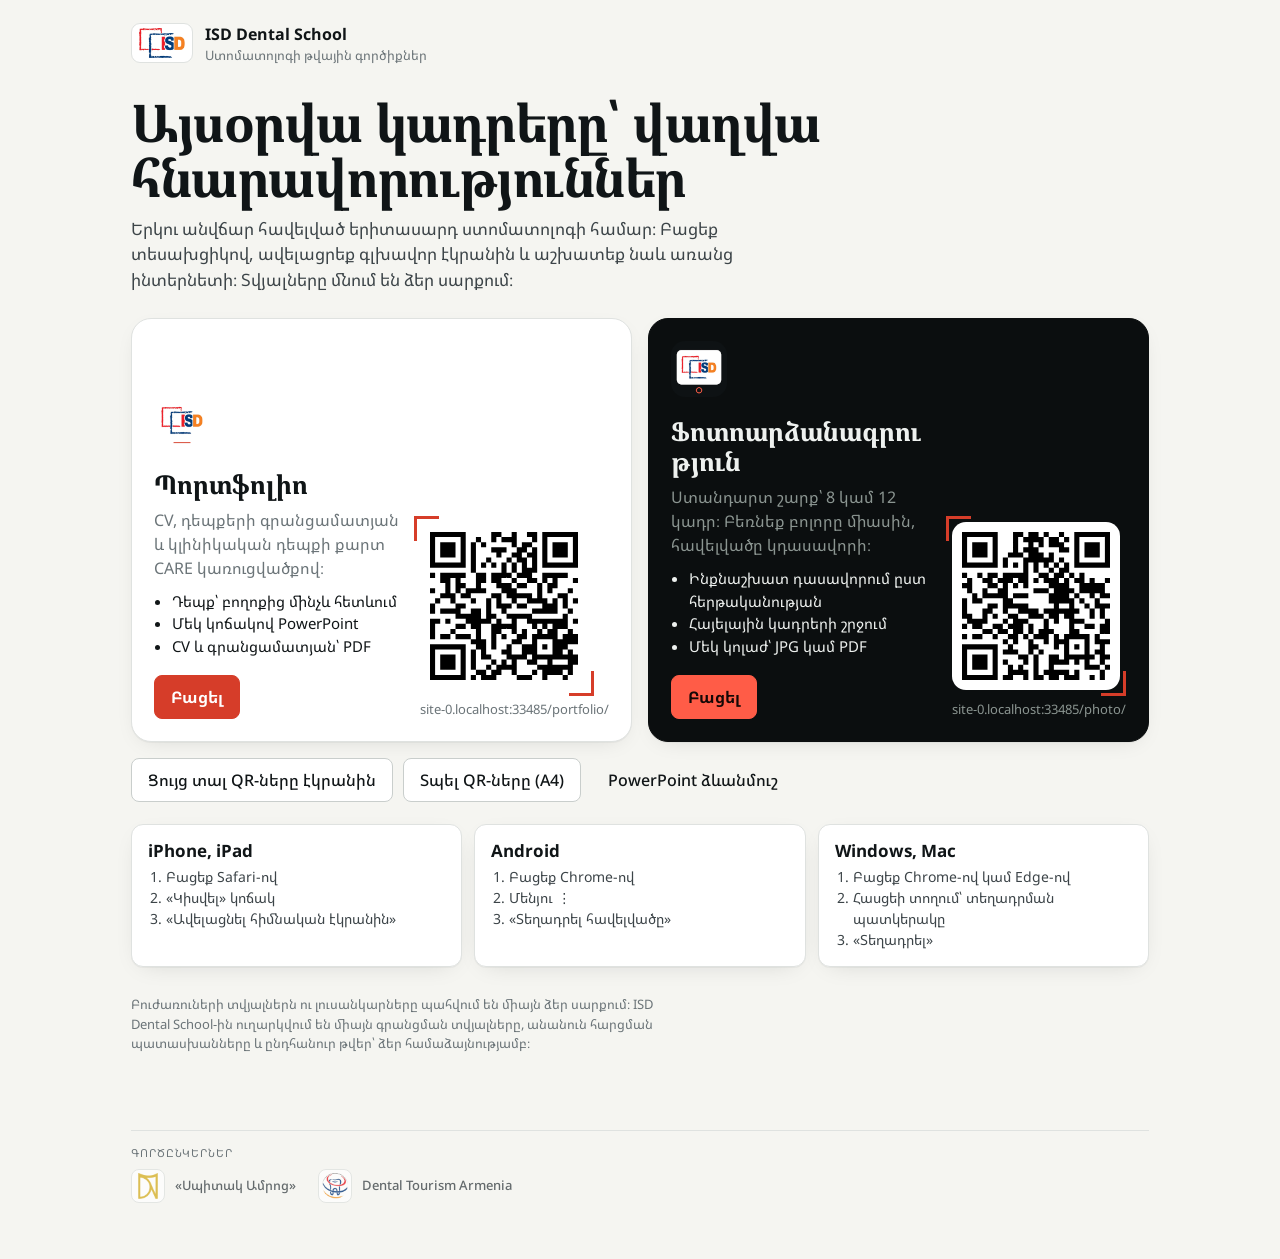
<file: index.html>
<!DOCTYPE html>
<html lang="hy">
<head>
<meta charset="utf-8">
<meta name="viewport" content="width=device-width,initial-scale=1,viewport-fit=cover">
<title>ISD Dental School · Հավելվածներ</title>
<meta name="theme-color" content="#f5f5f1">
<meta name="description" content="Ստոմատոլոգի պորտֆոլիո և կլինիկական լուսանկարչության հավելվածներ — ISD Dental School">
<link rel="icon" href="assets/icons/portfolio-192.png">
<link rel="apple-touch-icon" href="assets/icons/portfolio-180.png">
<link rel="stylesheet" href="assets/css/base.css">
<style>
/*
VOICE: a clinic's front desk — calm, exact, two clear doors.
IDEA: two instruments on a tray: the record book (porcelain) and the camera (black contrastor).
PICTURE: the two app cards with live QR codes are the picture; scan from the screen or the projector.
COLOUR/TYPE: porcelain ground, ink, coral flash; Noto Serif Armenian titles, Noto Sans Armenian body.
LAYOUT: title band, two equal doors side by side, install help below; stacks under 760px.
*/
.wrap{max-width:1120px;margin:0 auto;padding:calc(22px + var(--safe-t)) max(16px,4vw) 48px}
.head{display:flex;align-items:center;gap:12px;margin-bottom:28px}
.head b{font-weight:700}
.head small{display:block;color:var(--ink-3);font-size:13px}
.title{max-width:780px;margin-bottom:26px}
.title h1{font-size:clamp(32px,5.6vw,52px)}
.title p{font-size:17px;color:var(--ink-2);margin-top:12px;max-width:62ch}
.doors{display:grid;grid-template-columns:repeat(2,minmax(0,1fr));gap:16px}
.door{border-radius:20px;padding:22px;display:grid;grid-template-columns:minmax(0,1fr) auto;gap:18px;align-items:end;border:1px solid var(--line);background:var(--card);box-shadow:var(--shadow)}
.door.dk{background:#0b0e0f;color:#eef1ef;border-color:#0b0e0f}
.door.dk .muted{color:#8b9591}
.door h2{font-size:26px;margin:14px 0 8px}
.door ul{margin:10px 0 18px;padding-left:18px;font-size:15px;line-height:1.5}
.door .ico{width:56px;height:56px;border-radius:14px}
.qr{width:168px;aspect-ratio:1;background:#fff;border-radius:14px;padding:10px;display:grid;place-items:center;position:relative}
.qr svg{width:100%;height:100%}
.qr::before,.qr::after{content:"";position:absolute;width:22px;height:22px;border:3px solid var(--accent)}
.qr::before{top:-6px;left:-6px;border-right:0;border-bottom:0}
.qr::after{bottom:-6px;right:-6px;border-left:0;border-top:0}
.door .row .btn{min-height:44px}
.door.dk .btn{background:#151a1c;border-color:#323b3f;color:#eef1ef}
.door.dk .btn.primary{background:#ff5c47;border-color:#ff5c47;color:#140806}
.url{font-size:13px;word-break:break-all;margin-top:10px}
@media(max-width:860px){.doors{grid-template-columns:1fr}}
@media(max-width:520px){.door{grid-template-columns:1fr}.qr{width:150px}}
.install{display:grid;grid-template-columns:repeat(3,minmax(0,1fr));gap:12px;margin-top:22px}
.install .card h3{margin-bottom:6px}
.install ol{margin:6px 0 0;padding-left:18px;font-size:14px;color:var(--ink-2)}
@media(max-width:760px){.install{grid-template-columns:1fr}}
.foot{margin-top:28px;font-size:13px;color:var(--ink-3);max-width:80ch}
/* projector mode */
.proj{position:fixed;inset:0;z-index:90;background:#0b0e0f;color:#eef1ef;display:grid;grid-template-columns:repeat(2,minmax(0,1fr));gap:4vw;padding:5vw;align-items:center}
.proj .qr{width:min(34vw,62vh);padding:2vw}
.proj h2{font-size:clamp(28px,3.6vw,60px);margin-top:3vh}
.proj p{color:#8b9591;font-size:clamp(16px,1.6vw,26px);margin-top:1vh}
.proj .x{position:absolute;top:20px;right:20px}
.proj>div{display:flex;flex-direction:column;align-items:center;text-align:center}
#printqr{display:none}
@media print{
  .wrap{display:none}
  #printqr{display:grid!important;grid-template-rows:1fr 1fr;height:260mm;gap:10mm}
  #printqr>div{display:grid;grid-template-columns:90mm 1fr;gap:10mm;align-items:center;border:1px solid #ccc;border-radius:6mm;padding:10mm}
  #printqr h2{font:700 24pt var(--serif)}
  #printqr p{font-size:12pt;color:#444;margin-top:4mm}
  #printqr .qr{width:90mm;padding:0}
}
</style>
</head>
<body>
<div class="wrap">
  <header class="head"><span id="mark"></span><span><b>ISD Dental School</b><small>Ստոմատոլոգի թվային գործիքներ</small></span></header>
  <section class="title">
    <h1>Այսօրվա կադրերը՝ վաղվա հնարավորություններ</h1>
    <p>Երկու անվճար հավելված երիտասարդ ստոմատոլոգի համար։ Բացեք տեսախցիկով, ավելացրեք գլխավոր էկրանին և աշխատեք նաև առանց ինտերնետի։ Տվյալները մնում են ձեր սարքում։</p>
  </section>
  <section class="doors">
    <article class="door">
      <div>
        <img class="ico" src="assets/icons/portfolio-192.png" alt="">
        <h2>Պորտֆոլիո</h2>
        <p class="muted">CV, դեպքերի գրանցամատյան և կլինիկական դեպքի քարտ CARE կառուցվածքով։</p>
        <ul><li>Դեպք՝ բողոքից մինչև հետևում</li><li>Մեկ կոճակով PowerPoint</li><li>CV և գրանցամատյան՝ PDF</li></ul>
        <div class="row"><a class="btn primary" href="portfolio/">Բացել</a></div>
      </div>
      <div><div class="qr" id="qr-portfolio"></div><div class="url muted" id="u-portfolio"></div></div>
    </article>
    <article class="door dk">
      <div>
        <img class="ico" src="assets/icons/photo-192.png" alt="">
        <h2>Ֆոտոարձանագրություն</h2>
        <p class="muted">Ստանդարտ շարք՝ 8 կամ 12 կադր։ Բեռնեք բոլորը միասին, հավելվածը կդասավորի։</p>
        <ul><li>Ինքնաշխատ դասավորում ըստ հերթականության</li><li>Հայելային կադրերի շրջում</li><li>Մեկ կոլաժ՝ JPG կամ PDF</li></ul>
        <div class="row"><a class="btn primary" href="photo/">Բացել</a></div>
      </div>
      <div><div class="qr" id="qr-photo"></div><div class="url muted" id="u-photo"></div></div>
    </article>
  </section>
  <div class="row" style="margin-top:16px">
    <button class="btn" id="proj">Ցույց տալ QR-ները էկրանին</button>
    <button class="btn" id="prt">Տպել QR-ները (A4)</button>
    <a class="btn ghost" href="assets/ISD_Case_Presentation_Template.pptx" download>PowerPoint ձևանմուշ</a>
  </div>
  <section class="install">
    <div class="card"><h3>iPhone, iPad</h3><ol><li>Բացեք Safari-ով</li><li>«Կիսվել» կոճակ</li><li>«Ավելացնել հիմնական էկրանին»</li></ol></div>
    <div class="card"><h3>Android</h3><ol><li>Բացեք Chrome-ով</li><li>Մենյու ⋮</li><li>«Տեղադրել հավելվածը»</li></ol></div>
    <div class="card"><h3>Windows, Mac</h3><ol><li>Բացեք Chrome-ով կամ Edge-ով</li><li>Հասցեի տողում՝ տեղադրման պատկերակը</li><li>«Տեղադրել»</li></ol></div>
  </section>
  <p class="foot">Բուժառուների տվյալներն ու լուսանկարները պահվում են միայն ձեր սարքում։ ISD Dental School-ին ուղարկվում են միայն գրանցման տվյալները, անանուն հարցման պատասխանները և ընդհանուր թվեր՝ ձեր համաձայնությամբ։</p>
</div>
<div id="partners-slot" class="wrap" style="padding-top:0"></div>
<div id="printqr"></div>
<script src="assets/js/core.js"></script>
<script src="assets/vendor/qrcode.js"></script>
<script>
{
  document.getElementById("mark").innerHTML = ISD.mark(false);
  document.getElementById("partners-slot").innerHTML = ISD.partners(false);
  const base = location.href.replace(/[#?].*$/, "").replace(/index\.html$/, "");
  const urls = { portfolio: base + "portfolio/", photo: base + "photo/" };
  function svgQR(text) {
    const q = qrcode(0, "M"); q.addData(text); q.make();
    return q.createSvgTag({ cellSize: 4, margin: 0, scalable: true });
  }
  for (const k in urls) {
    document.getElementById("qr-" + k).innerHTML = svgQR(urls[k]);
    document.getElementById("u-" + k).textContent = urls[k].replace(/^https?:\/\//, "");
  }
  document.getElementById("proj").onclick = () => {
    const d = document.createElement("div"); d.className = "proj";
    d.innerHTML = '<button class="btn x" aria-label="Փակել">Փակել</button>' +
      '<div><div class="qr">' + svgQR(urls.portfolio) + '</div><h2>Պորտֆոլիո</h2><p>CV · դեպքեր · PowerPoint</p></div>' +
      '<div><div class="qr">' + svgQR(urls.photo) + '</div><h2>Ֆոտոարձանագրություն</h2><p>Ստանդարտ շարք · կոլաժ</p></div>';
    document.body.appendChild(d);
    d.querySelector(".x").onclick = () => d.remove();
    addEventListener("keydown", function esc(e) { if (e.key === "Escape") { d.remove(); removeEventListener("keydown", esc); } });
    if (d.requestFullscreen) d.requestFullscreen().catch(() => {});
  };
  document.getElementById("prt").onclick = () => {
    document.getElementById("printqr").innerHTML =
      '<div><div class="qr">' + svgQR(urls.portfolio) + '</div><div><h2>Պորտֆոլիո</h2><p>CV, դեպքերի գրանցամատյան, կլինիկական դեպքի ներկայացում PowerPoint-ով։</p><p>' + ISD.esc(urls.portfolio) + '</p><p>ISD Dental School</p></div></div>' +
      '<div><div class="qr">' + svgQR(urls.photo) + '</div><div><h2>Ֆոտոարձանագրություն</h2><p>Ստանդարտ լուսանկարների շարք, ինքնաշխատ դասավորում և կոլաժ։</p><p>' + ISD.esc(urls.photo) + '</p><p>ISD Dental School</p></div></div>';
    setTimeout(() => print(), 50);
  };
  ISD.registerSW && "serviceWorker" in navigator && location.protocol !== "file:" && navigator.serviceWorker.register("sw.js").catch(() => {});
}
</script>
</body>
</html>
</file>
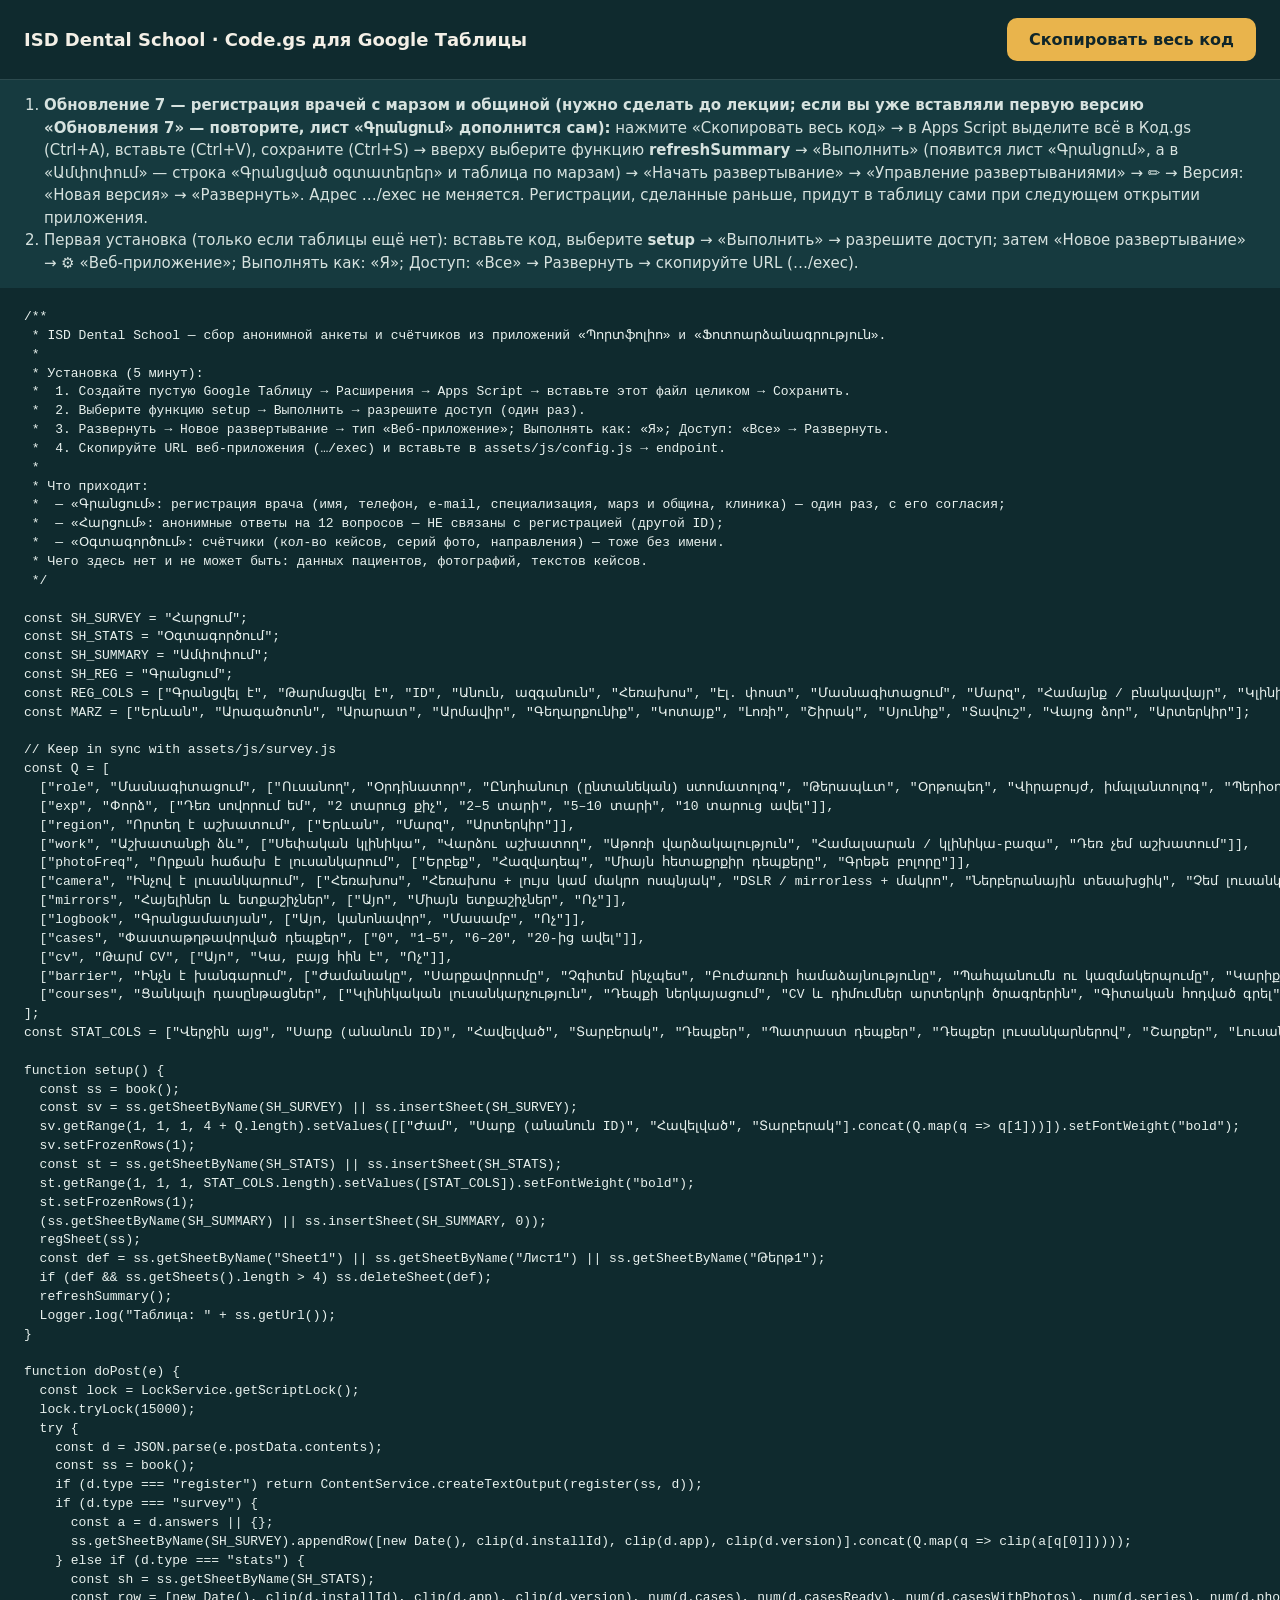
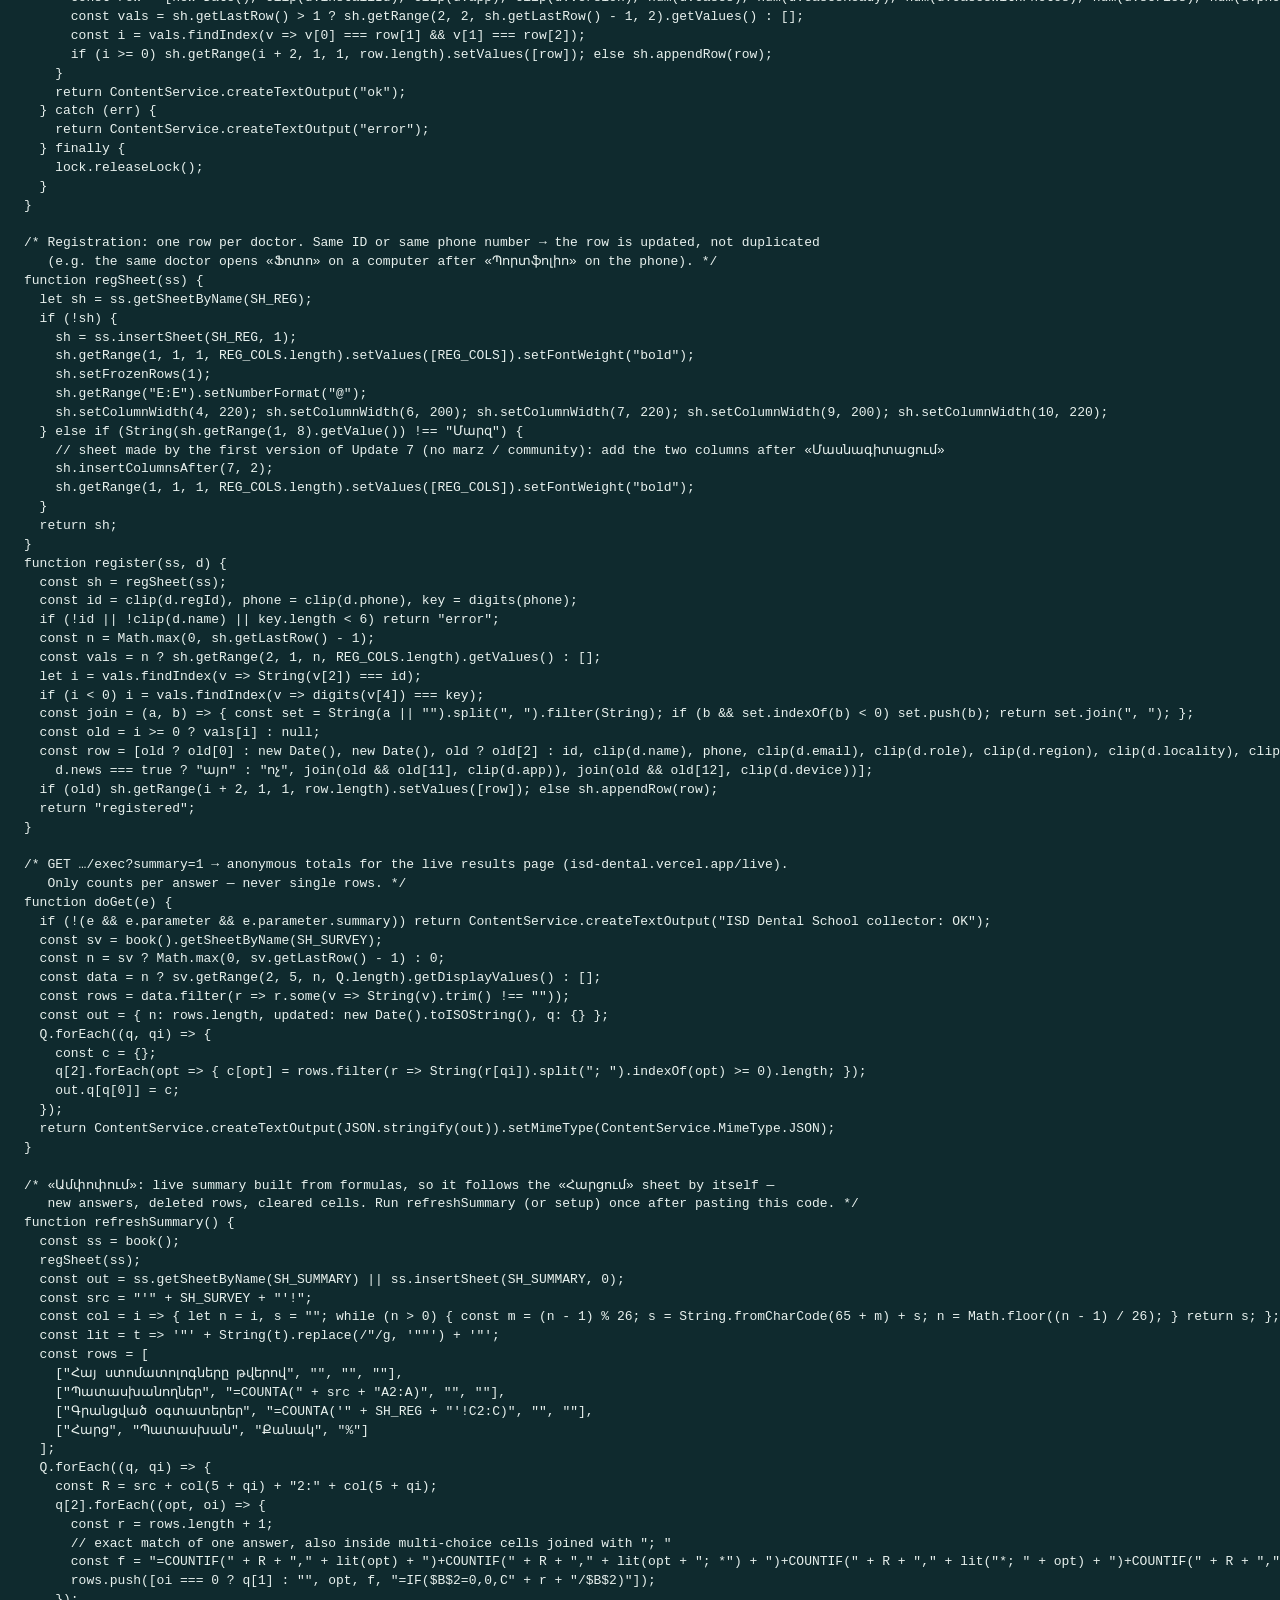
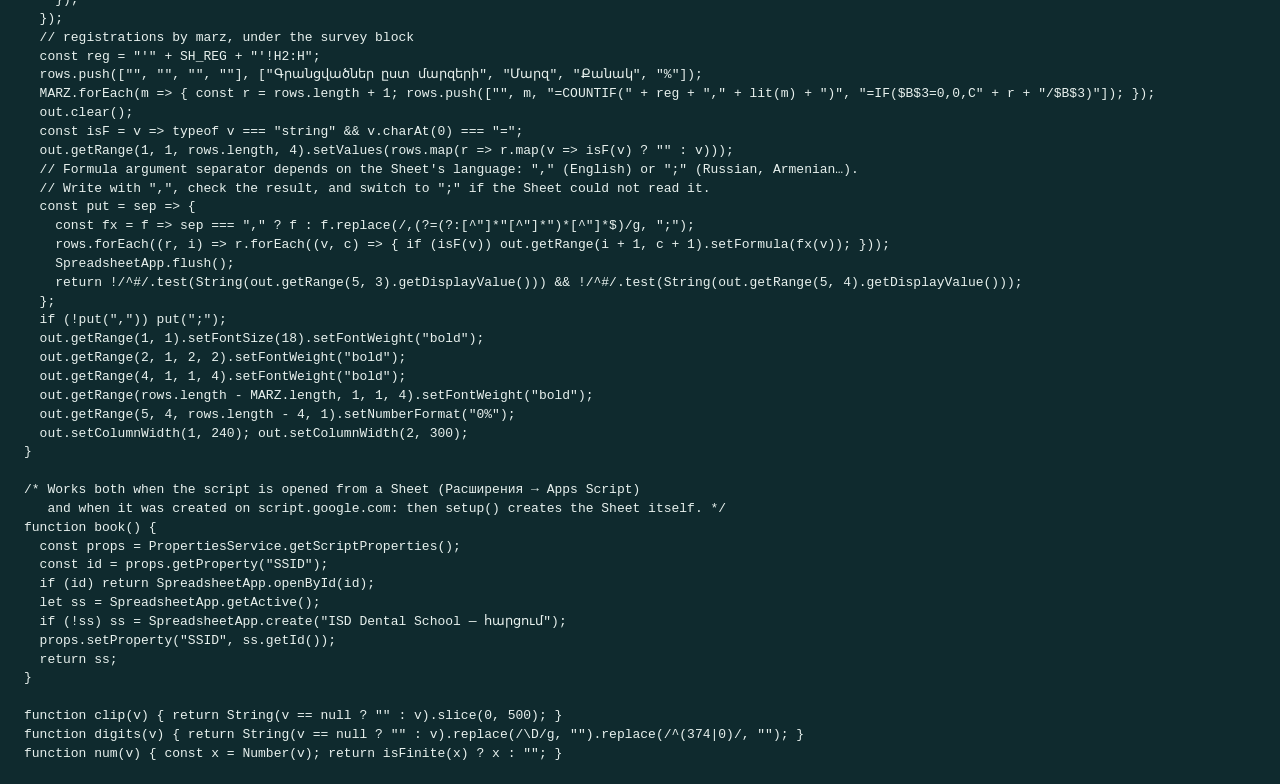
<file: gs/index.html>
<!doctype html><html lang="ru"><head><meta charset="utf-8"><meta name="viewport" content="width=device-width,initial-scale=1"><meta name="robots" content="noindex">
<title>ISD · Code.gs</title>
<style>
body{margin:0;font:15px/1.5 system-ui,Segoe UI,sans-serif;background:#0f2a2e;color:#f3efe6}
.top{position:sticky;top:0;background:#0f2a2e;padding:18px 24px;border-bottom:1px solid #2c4a4e;display:flex;gap:16px;align-items:center;flex-wrap:wrap}
h1{font-size:18px;margin:0;flex:1}
button{font:600 16px system-ui;background:#e9b44c;color:#10262a;border:0;border-radius:10px;padding:12px 22px;cursor:pointer}
ol{margin:0;padding:14px 24px 14px 44px;background:#163a3f;color:#d6e2df}
pre{margin:0;padding:20px 24px;font:13px/1.45 Consolas,monospace;white-space:pre;overflow:auto;color:#e8f1ee}
</style></head><body>
<div class="top"><h1>ISD Dental School · Code.gs для Google Таблицы</h1><button id="b">Скопировать весь код</button></div>
<ol><li><b>Обновление 7 — регистрация врачей с марзом и общиной (нужно сделать до лекции; если вы уже вставляли первую версию «Обновления 7» — повторите, лист «Գրանցում» дополнится сам):</b> нажмите «Скопировать весь код» → в Apps Script выделите всё в Код.gs (Ctrl+A), вставьте (Ctrl+V), сохраните (Ctrl+S) → вверху выберите функцию <b>refreshSummary</b> → «Выполнить» (появится лист «Գրանցում», а в «Ամփոփում» — строка «Գրանցված օգտատերեր» и таблица по марзам) → «Начать развертывание» → «Управление развертываниями» → ✏ → Версия: «Новая версия» → «Развернуть». Адрес …/exec не меняется. Регистрации, сделанные раньше, придут в таблицу сами при следующем открытии приложения.</li><li>Первая установка (только если таблицы ещё нет): вставьте код, выберите <b>setup</b> → «Выполнить» → разрешите доступ; затем «Новое развертывание» → ⚙ «Веб-приложение»; Выполнять как: «Я»; Доступ: «Все» → Развернуть → скопируйте URL (…/exec).</li></ol>
<pre id="c">/**
 * ISD Dental School — сбор анонимной анкеты и счётчиков из приложений «Պորտֆոլիո» и «Ֆոտոարձանագրություն».
 *
 * Установка (5 минут):
 *  1. Создайте пустую Google Таблицу → Расширения → Apps Script → вставьте этот файл целиком → Сохранить.
 *  2. Выберите функцию setup → Выполнить → разрешите доступ (один раз).
 *  3. Развернуть → Новое развертывание → тип «Веб-приложение»; Выполнять как: «Я»; Доступ: «Все» → Развернуть.
 *  4. Скопируйте URL веб-приложения (…/exec) и вставьте в assets/js/config.js → endpoint.
 *
 * Что приходит:
 *  — «Գրանցում»: регистрация врача (имя, телефон, e-mail, специализация, марз и община, клиника) — один раз, с его согласия;
 *  — «Հարցում»: анонимные ответы на 12 вопросов — НЕ связаны с регистрацией (другой ID);
 *  — «Օգտագործում»: счётчики (кол-во кейсов, серий фото, направления) — тоже без имени.
 * Чего здесь нет и не может быть: данных пациентов, фотографий, текстов кейсов.
 */

const SH_SURVEY = &quot;Հարցում&quot;;
const SH_STATS = &quot;Օգտագործում&quot;;
const SH_SUMMARY = &quot;Ամփոփում&quot;;
const SH_REG = &quot;Գրանցում&quot;;
const REG_COLS = [&quot;Գրանցվել է&quot;, &quot;Թարմացվել է&quot;, &quot;ID&quot;, &quot;Անուն, ազգանուն&quot;, &quot;Հեռախոս&quot;, &quot;Էլ. փոստ&quot;, &quot;Մասնագիտացում&quot;, &quot;Մարզ&quot;, &quot;Համայնք / բնակավայր&quot;, &quot;Կլինիկա / բուհ&quot;, &quot;Լուրեր դասընթացների մասին&quot;, &quot;Հավելված&quot;, &quot;Սարք&quot;];
const MARZ = [&quot;Երևան&quot;, &quot;Արագածոտն&quot;, &quot;Արարատ&quot;, &quot;Արմավիր&quot;, &quot;Գեղարքունիք&quot;, &quot;Կոտայք&quot;, &quot;Լոռի&quot;, &quot;Շիրակ&quot;, &quot;Սյունիք&quot;, &quot;Տավուշ&quot;, &quot;Վայոց ձոր&quot;, &quot;Արտերկիր&quot;];

// Keep in sync with assets/js/survey.js
const Q = [
  [&quot;role&quot;, &quot;Մասնագիտացում&quot;, [&quot;Ուսանող&quot;, &quot;Օրդինատոր&quot;, &quot;Ընդհանուր (ընտանեկան) ստոմատոլոգ&quot;, &quot;Թերապևտ&quot;, &quot;Օրթոպեդ&quot;, &quot;Վիրաբույժ, իմպլանտոլոգ&quot;, &quot;Պերիօդոնտոլոգ&quot;, &quot;Օրթոդոնտ&quot;, &quot;Մանկական ստոմատոլոգ&quot;, &quot;Այլ&quot;]],
  [&quot;exp&quot;, &quot;Փորձ&quot;, [&quot;Դեռ սովորում եմ&quot;, &quot;2 տարուց քիչ&quot;, &quot;2–5 տարի&quot;, &quot;5–10 տարի&quot;, &quot;10 տարուց ավել&quot;]],
  [&quot;region&quot;, &quot;Որտեղ է աշխատում&quot;, [&quot;Երևան&quot;, &quot;Մարզ&quot;, &quot;Արտերկիր&quot;]],
  [&quot;work&quot;, &quot;Աշխատանքի ձև&quot;, [&quot;Սեփական կլինիկա&quot;, &quot;Վարձու աշխատող&quot;, &quot;Աթոռի վարձակալություն&quot;, &quot;Համալսարան / կլինիկա-բազա&quot;, &quot;Դեռ չեմ աշխատում&quot;]],
  [&quot;photoFreq&quot;, &quot;Որքան հաճախ է լուսանկարում&quot;, [&quot;Երբեք&quot;, &quot;Հազվադեպ&quot;, &quot;Միայն հետաքրքիր դեպքերը&quot;, &quot;Գրեթե բոլորը&quot;]],
  [&quot;camera&quot;, &quot;Ինչով է լուսանկարում&quot;, [&quot;Հեռախոս&quot;, &quot;Հեռախոս + լույս կամ մակրո ոսպնյակ&quot;, &quot;DSLR / mirrorless + մակրո&quot;, &quot;Ներբերանային տեսախցիկ&quot;, &quot;Չեմ լուսանկարում&quot;]],
  [&quot;mirrors&quot;, &quot;Հայելիներ և ետքաշիչներ&quot;, [&quot;Այո&quot;, &quot;Միայն ետքաշիչներ&quot;, &quot;Ոչ&quot;]],
  [&quot;logbook&quot;, &quot;Գրանցամատյան&quot;, [&quot;Այո, կանոնավոր&quot;, &quot;Մասամբ&quot;, &quot;Ոչ&quot;]],
  [&quot;cases&quot;, &quot;Փաստաթղթավորված դեպքեր&quot;, [&quot;0&quot;, &quot;1–5&quot;, &quot;6–20&quot;, &quot;20-ից ավել&quot;]],
  [&quot;cv&quot;, &quot;Թարմ CV&quot;, [&quot;Այո&quot;, &quot;Կա, բայց հին է&quot;, &quot;Ոչ&quot;]],
  [&quot;barrier&quot;, &quot;Ինչն է խանգարում&quot;, [&quot;Ժամանակը&quot;, &quot;Սարքավորումը&quot;, &quot;Չգիտեմ ինչպես&quot;, &quot;Բուժառուի համաձայնությունը&quot;, &quot;Պահպանումն ու կազմակերպումը&quot;, &quot;Կարիք չեմ տեսնում&quot;]],
  [&quot;courses&quot;, &quot;Ցանկալի դասընթացներ&quot;, [&quot;Կլինիկական լուսանկարչություն&quot;, &quot;Դեպքի ներկայացում&quot;, &quot;CV և դիմումներ արտերկրի ծրագրերին&quot;, &quot;Գիտական հոդված գրել&quot;, &quot;Սոցիալական ցանցեր բժշկի համար&quot;]]
];
const STAT_COLS = [&quot;Վերջին այց&quot;, &quot;Սարք (անանուն ID)&quot;, &quot;Հավելված&quot;, &quot;Տարբերակ&quot;, &quot;Դեպքեր&quot;, &quot;Պատրաստ դեպքեր&quot;, &quot;Դեպքեր լուսանկարներով&quot;, &quot;Շարքեր&quot;, &quot;Լուսանկարներ&quot;, &quot;Ամբողջական շարքեր&quot;, &quot;Ոլորտներ&quot;, &quot;CV լրացված&quot;];

function setup() {
  const ss = book();
  const sv = ss.getSheetByName(SH_SURVEY) || ss.insertSheet(SH_SURVEY);
  sv.getRange(1, 1, 1, 4 + Q.length).setValues([[&quot;Ժամ&quot;, &quot;Սարք (անանուն ID)&quot;, &quot;Հավելված&quot;, &quot;Տարբերակ&quot;].concat(Q.map(q =&gt; q[1]))]).setFontWeight(&quot;bold&quot;);
  sv.setFrozenRows(1);
  const st = ss.getSheetByName(SH_STATS) || ss.insertSheet(SH_STATS);
  st.getRange(1, 1, 1, STAT_COLS.length).setValues([STAT_COLS]).setFontWeight(&quot;bold&quot;);
  st.setFrozenRows(1);
  (ss.getSheetByName(SH_SUMMARY) || ss.insertSheet(SH_SUMMARY, 0));
  regSheet(ss);
  const def = ss.getSheetByName(&quot;Sheet1&quot;) || ss.getSheetByName(&quot;Лист1&quot;) || ss.getSheetByName(&quot;Թերթ1&quot;);
  if (def &amp;&amp; ss.getSheets().length &gt; 4) ss.deleteSheet(def);
  refreshSummary();
  Logger.log(&quot;Таблица: &quot; + ss.getUrl());
}

function doPost(e) {
  const lock = LockService.getScriptLock();
  lock.tryLock(15000);
  try {
    const d = JSON.parse(e.postData.contents);
    const ss = book();
    if (d.type === &quot;register&quot;) return ContentService.createTextOutput(register(ss, d));
    if (d.type === &quot;survey&quot;) {
      const a = d.answers || {};
      ss.getSheetByName(SH_SURVEY).appendRow([new Date(), clip(d.installId), clip(d.app), clip(d.version)].concat(Q.map(q =&gt; clip(a[q[0]]))));
    } else if (d.type === &quot;stats&quot;) {
      const sh = ss.getSheetByName(SH_STATS);
      const row = [new Date(), clip(d.installId), clip(d.app), clip(d.version), num(d.cases), num(d.casesReady), num(d.casesWithPhotos), num(d.series), num(d.photos), num(d.seriesComplete), clip(d.disciplines), d.cvFilled === true ? &quot;այո&quot; : (d.cvFilled === false ? &quot;ոչ&quot; : &quot;&quot;)];
      const vals = sh.getLastRow() &gt; 1 ? sh.getRange(2, 2, sh.getLastRow() - 1, 2).getValues() : [];
      const i = vals.findIndex(v =&gt; v[0] === row[1] &amp;&amp; v[1] === row[2]);
      if (i &gt;= 0) sh.getRange(i + 2, 1, 1, row.length).setValues([row]); else sh.appendRow(row);
    }
    return ContentService.createTextOutput(&quot;ok&quot;);
  } catch (err) {
    return ContentService.createTextOutput(&quot;error&quot;);
  } finally {
    lock.releaseLock();
  }
}

/* Registration: one row per doctor. Same ID or same phone number → the row is updated, not duplicated
   (e.g. the same doctor opens «Ֆոտո» on a computer after «Պորտֆոլիո» on the phone). */
function regSheet(ss) {
  let sh = ss.getSheetByName(SH_REG);
  if (!sh) {
    sh = ss.insertSheet(SH_REG, 1);
    sh.getRange(1, 1, 1, REG_COLS.length).setValues([REG_COLS]).setFontWeight(&quot;bold&quot;);
    sh.setFrozenRows(1);
    sh.getRange(&quot;E:E&quot;).setNumberFormat(&quot;@&quot;);
    sh.setColumnWidth(4, 220); sh.setColumnWidth(6, 200); sh.setColumnWidth(7, 220); sh.setColumnWidth(9, 200); sh.setColumnWidth(10, 220);
  } else if (String(sh.getRange(1, 8).getValue()) !== &quot;Մարզ&quot;) {
    // sheet made by the first version of Update 7 (no marz / community): add the two columns after «Մասնագիտացում»
    sh.insertColumnsAfter(7, 2);
    sh.getRange(1, 1, 1, REG_COLS.length).setValues([REG_COLS]).setFontWeight(&quot;bold&quot;);
  }
  return sh;
}
function register(ss, d) {
  const sh = regSheet(ss);
  const id = clip(d.regId), phone = clip(d.phone), key = digits(phone);
  if (!id || !clip(d.name) || key.length &lt; 6) return &quot;error&quot;;
  const n = Math.max(0, sh.getLastRow() - 1);
  const vals = n ? sh.getRange(2, 1, n, REG_COLS.length).getValues() : [];
  let i = vals.findIndex(v =&gt; String(v[2]) === id);
  if (i &lt; 0) i = vals.findIndex(v =&gt; digits(v[4]) === key);
  const join = (a, b) =&gt; { const set = String(a || &quot;&quot;).split(&quot;, &quot;).filter(String); if (b &amp;&amp; set.indexOf(b) &lt; 0) set.push(b); return set.join(&quot;, &quot;); };
  const old = i &gt;= 0 ? vals[i] : null;
  const row = [old ? old[0] : new Date(), new Date(), old ? old[2] : id, clip(d.name), phone, clip(d.email), clip(d.role), clip(d.region), clip(d.locality), clip(d.place),
    d.news === true ? &quot;այո&quot; : &quot;ոչ&quot;, join(old &amp;&amp; old[11], clip(d.app)), join(old &amp;&amp; old[12], clip(d.device))];
  if (old) sh.getRange(i + 2, 1, 1, row.length).setValues([row]); else sh.appendRow(row);
  return &quot;registered&quot;;
}

/* GET …/exec?summary=1 → anonymous totals for the live results page (isd-dental.vercel.app/live).
   Only counts per answer — never single rows. */
function doGet(e) {
  if (!(e &amp;&amp; e.parameter &amp;&amp; e.parameter.summary)) return ContentService.createTextOutput(&quot;ISD Dental School collector: OK&quot;);
  const sv = book().getSheetByName(SH_SURVEY);
  const n = sv ? Math.max(0, sv.getLastRow() - 1) : 0;
  const data = n ? sv.getRange(2, 5, n, Q.length).getDisplayValues() : [];
  const rows = data.filter(r =&gt; r.some(v =&gt; String(v).trim() !== &quot;&quot;));
  const out = { n: rows.length, updated: new Date().toISOString(), q: {} };
  Q.forEach((q, qi) =&gt; {
    const c = {};
    q[2].forEach(opt =&gt; { c[opt] = rows.filter(r =&gt; String(r[qi]).split(&quot;; &quot;).indexOf(opt) &gt;= 0).length; });
    out.q[q[0]] = c;
  });
  return ContentService.createTextOutput(JSON.stringify(out)).setMimeType(ContentService.MimeType.JSON);
}

/* «Ամփոփում»: live summary built from formulas, so it follows the «Հարցում» sheet by itself —
   new answers, deleted rows, cleared cells. Run refreshSummary (or setup) once after pasting this code. */
function refreshSummary() {
  const ss = book();
  regSheet(ss);
  const out = ss.getSheetByName(SH_SUMMARY) || ss.insertSheet(SH_SUMMARY, 0);
  const src = &quot;&#x27;&quot; + SH_SURVEY + &quot;&#x27;!&quot;;
  const col = i =&gt; { let n = i, s = &quot;&quot;; while (n &gt; 0) { const m = (n - 1) % 26; s = String.fromCharCode(65 + m) + s; n = Math.floor((n - 1) / 26); } return s; };
  const lit = t =&gt; &#x27;&quot;&#x27; + String(t).replace(/&quot;/g, &#x27;&quot;&quot;&#x27;) + &#x27;&quot;&#x27;;
  const rows = [
    [&quot;Հայ ստոմատոլոգները թվերով&quot;, &quot;&quot;, &quot;&quot;, &quot;&quot;],
    [&quot;Պատասխանողներ&quot;, &quot;=COUNTA(&quot; + src + &quot;A2:A)&quot;, &quot;&quot;, &quot;&quot;],
    [&quot;Գրանցված օգտատերեր&quot;, &quot;=COUNTA(&#x27;&quot; + SH_REG + &quot;&#x27;!C2:C)&quot;, &quot;&quot;, &quot;&quot;],
    [&quot;Հարց&quot;, &quot;Պատասխան&quot;, &quot;Քանակ&quot;, &quot;%&quot;]
  ];
  Q.forEach((q, qi) =&gt; {
    const R = src + col(5 + qi) + &quot;2:&quot; + col(5 + qi);
    q[2].forEach((opt, oi) =&gt; {
      const r = rows.length + 1;
      // exact match of one answer, also inside multi-choice cells joined with &quot;; &quot;
      const f = &quot;=COUNTIF(&quot; + R + &quot;,&quot; + lit(opt) + &quot;)+COUNTIF(&quot; + R + &quot;,&quot; + lit(opt + &quot;; *&quot;) + &quot;)+COUNTIF(&quot; + R + &quot;,&quot; + lit(&quot;*; &quot; + opt) + &quot;)+COUNTIF(&quot; + R + &quot;,&quot; + lit(&quot;*; &quot; + opt + &quot;; *&quot;) + &quot;)&quot;;
      rows.push([oi === 0 ? q[1] : &quot;&quot;, opt, f, &quot;=IF($B$2=0,0,C&quot; + r + &quot;/$B$2)&quot;]);
    });
  });
  // registrations by marz, under the survey block
  const reg = &quot;&#x27;&quot; + SH_REG + &quot;&#x27;!H2:H&quot;;
  rows.push([&quot;&quot;, &quot;&quot;, &quot;&quot;, &quot;&quot;], [&quot;Գրանցվածներ ըստ մարզերի&quot;, &quot;Մարզ&quot;, &quot;Քանակ&quot;, &quot;%&quot;]);
  MARZ.forEach(m =&gt; { const r = rows.length + 1; rows.push([&quot;&quot;, m, &quot;=COUNTIF(&quot; + reg + &quot;,&quot; + lit(m) + &quot;)&quot;, &quot;=IF($B$3=0,0,C&quot; + r + &quot;/$B$3)&quot;]); });
  out.clear();
  const isF = v =&gt; typeof v === &quot;string&quot; &amp;&amp; v.charAt(0) === &quot;=&quot;;
  out.getRange(1, 1, rows.length, 4).setValues(rows.map(r =&gt; r.map(v =&gt; isF(v) ? &quot;&quot; : v)));
  // Formula argument separator depends on the Sheet&#x27;s language: &quot;,&quot; (English) or &quot;;&quot; (Russian, Armenian…).
  // Write with &quot;,&quot;, check the result, and switch to &quot;;&quot; if the Sheet could not read it.
  const put = sep =&gt; {
    const fx = f =&gt; sep === &quot;,&quot; ? f : f.replace(/,(?=(?:[^&quot;]*&quot;[^&quot;]*&quot;)*[^&quot;]*$)/g, &quot;;&quot;);
    rows.forEach((r, i) =&gt; r.forEach((v, c) =&gt; { if (isF(v)) out.getRange(i + 1, c + 1).setFormula(fx(v)); }));
    SpreadsheetApp.flush();
    return !/^#/.test(String(out.getRange(5, 3).getDisplayValue())) &amp;&amp; !/^#/.test(String(out.getRange(5, 4).getDisplayValue()));
  };
  if (!put(&quot;,&quot;)) put(&quot;;&quot;);
  out.getRange(1, 1).setFontSize(18).setFontWeight(&quot;bold&quot;);
  out.getRange(2, 1, 2, 2).setFontWeight(&quot;bold&quot;);
  out.getRange(4, 1, 1, 4).setFontWeight(&quot;bold&quot;);
  out.getRange(rows.length - MARZ.length, 1, 1, 4).setFontWeight(&quot;bold&quot;);
  out.getRange(5, 4, rows.length - 4, 1).setNumberFormat(&quot;0%&quot;);
  out.setColumnWidth(1, 240); out.setColumnWidth(2, 300);
}

/* Works both when the script is opened from a Sheet (Расширения → Apps Script)
   and when it was created on script.google.com: then setup() creates the Sheet itself. */
function book() {
  const props = PropertiesService.getScriptProperties();
  const id = props.getProperty(&quot;SSID&quot;);
  if (id) return SpreadsheetApp.openById(id);
  let ss = SpreadsheetApp.getActive();
  if (!ss) ss = SpreadsheetApp.create(&quot;ISD Dental School — հարցում&quot;);
  props.setProperty(&quot;SSID&quot;, ss.getId());
  return ss;
}

function clip(v) { return String(v == null ? &quot;&quot; : v).slice(0, 500); }
function digits(v) { return String(v == null ? &quot;&quot; : v).replace(/\D/g, &quot;&quot;).replace(/^(374|0)/, &quot;&quot;); }
function num(v) { const x = Number(v); return isFinite(x) ? x : &quot;&quot;; }
</pre>
<script>
document.getElementById("b").onclick=async function(){const t=document.getElementById("c").textContent;
try{await navigator.clipboard.writeText(t)}catch(e){const r=document.createRange();r.selectNodeContents(document.getElementById("c"));const s=getSelection();s.removeAllRanges();s.addRange(r);document.execCommand("copy")}
this.textContent="Скопировано ✓"};
</script></body></html>
</file>
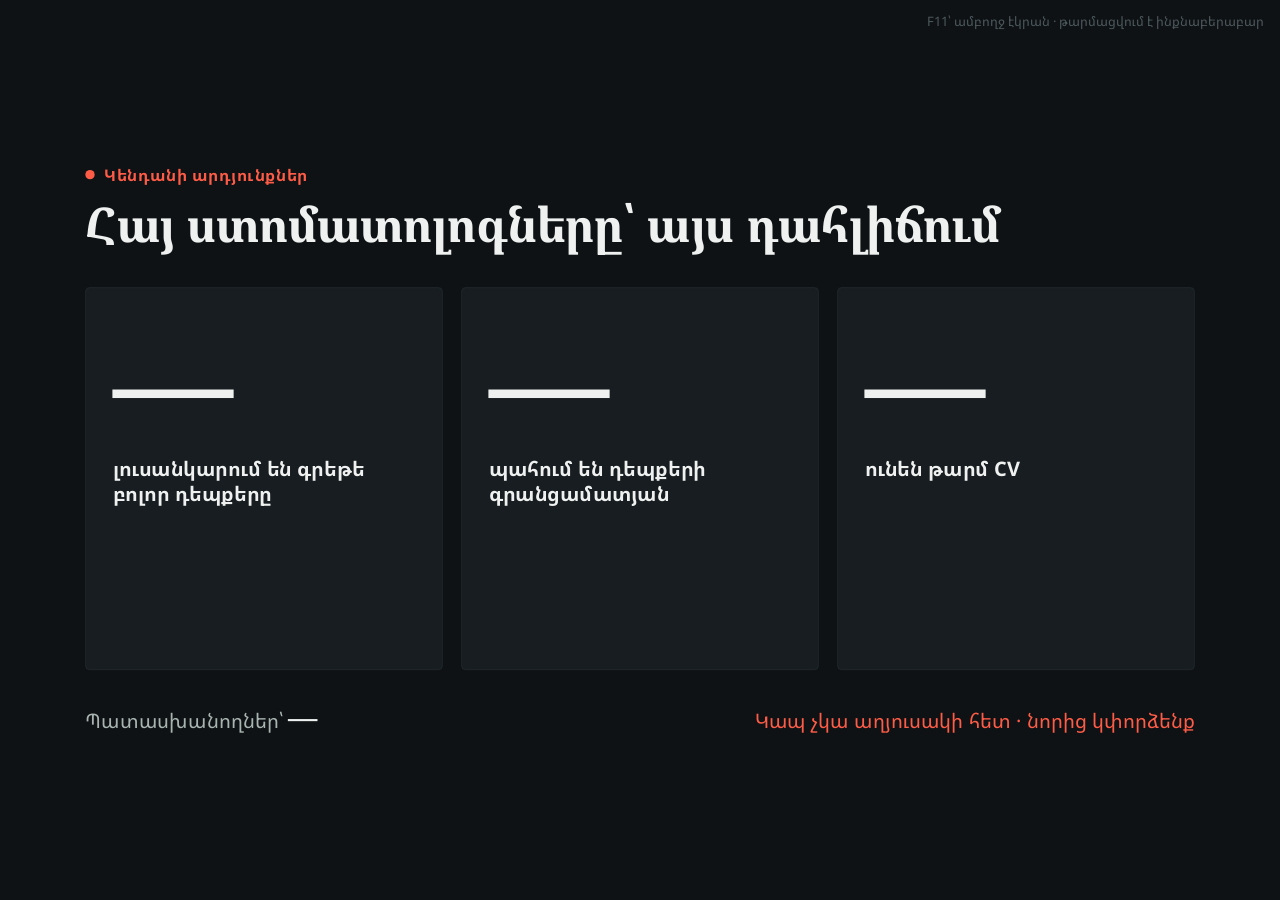
<file: live/index.html>
<!doctype html>
<html lang="hy">
<head>
<meta charset="utf-8">
<meta name="viewport" content="width=device-width,initial-scale=1">
<meta name="robots" content="noindex">
<title>Կենդանի արդյունքներ · ISD Dental School</title>
<style>
@font-face{font-family:"NSA";src:url(../assets/fonts/nsa-hy-400.woff2) format("woff2");font-weight:400;unicode-range:U+0530-058F,U+FB13-FB17}
@font-face{font-family:"NSA";src:url(../assets/fonts/nsa-hy-700.woff2) format("woff2");font-weight:700;unicode-range:U+0530-058F,U+FB13-FB17}
@font-face{font-family:"NSA";src:url(../assets/fonts/nsa-lat-400.woff2) format("woff2");font-weight:400;unicode-range:U+0000-024F,U+2000-206F}
@font-face{font-family:"NSA";src:url(../assets/fonts/nsa-lat-700.woff2) format("woff2");font-weight:700;unicode-range:U+0000-024F,U+2000-206F}
@font-face{font-family:"NSerif";src:url(../assets/fonts/nserif-hy-700.woff2) format("woff2");font-weight:700;unicode-range:U+0530-058F,U+FB13-FB17}
@font-face{font-family:"NSerif";src:url(../assets/fonts/nserif-lat-700.woff2) format("woff2");font-weight:700;unicode-range:U+0000-024F,U+2000-206F}
html,body{margin:0;height:100%;background:#0E1214;color:#EEF1EF;font-family:NSA,Arial,sans-serif}
/* 16:9 stage, scaled to any screen — looks like the deck's slide 37 */
.stage{position:fixed;inset:0;overflow:hidden}
.slide{width:1920px;height:1080px;box-sizing:border-box;padding:110px 128px;display:flex;flex-direction:column;position:absolute;left:50%;top:50%;transform-origin:center}
.eyebrow{font-size:24px;font-weight:700;letter-spacing:1px;color:#FF5C47;margin:0 0 18px;display:flex;align-items:center;gap:14px}
.dot{width:14px;height:14px;border-radius:50%;background:#FF5C47;animation:p 1.6s infinite}
@keyframes p{50%{opacity:.25}}
h1{font-family:NSerif,Georgia,serif;font-size:72px;line-height:1.1;margin:0 0 56px}
.row{display:flex;gap:28px;flex:1}
.card{flex:1;background:#171D20;border:1px solid #263034;border-radius:6px;padding:48px 40px;display:flex;flex-direction:column;justify-content:space-between;position:relative;overflow:hidden}
.num{font-family:NSerif,Georgia,serif;font-size:180px;font-weight:700;line-height:1;margin:0;color:#EEF1EF;font-variant-numeric:tabular-nums}
.num small{font-size:.45em;color:#FF5C47;margin-left:6px}
.lbl{font-size:30px;font-weight:700;line-height:1.25;margin:24px 0 0}
.sub{font-size:22px;color:#A9B4B1;margin:10px 0 0}
.bar{position:absolute;left:0;bottom:0;height:10px;background:#FF5C47;width:0;transition:width 1.2s cubic-bezier(.2,.7,.2,1)}
.foot{margin-top:40px;font-size:30px;color:#A9B4B1;display:flex;justify-content:space-between;align-items:baseline}
.foot b{color:#EEF1EF;font-size:44px;font-family:NSerif,Georgia,serif}
.err{color:#FF5C47}
.hint{position:fixed;right:16px;top:12px;font-size:13px;color:#4c585c}
</style>
</head>
<body>
<div class="stage"><div class="slide" id="s">
  <p class="eyebrow"><span class="dot"></span>Կենդանի արդյունքներ</p>
  <h1>Հայ ստոմատոլոգները՝ այս դահլիճում</h1>
  <div class="row">
    <div class="card"><div><p class="num" id="a">—</p><p class="lbl">լուսանկարում են գրեթե բոլոր դեպքերը</p><p class="sub" id="as"></p></div><div class="bar" id="ab"></div></div>
    <div class="card"><div><p class="num" id="b">—</p><p class="lbl">պահում են դեպքերի գրանցամատյան</p><p class="sub" id="bs"></p></div><div class="bar" id="bb"></div></div>
    <div class="card"><div><p class="num" id="c">—</p><p class="lbl">ունեն թարմ CV</p><p class="sub" id="cs"></p></div><div class="bar" id="cb"></div></div>
  </div>
  <div class="foot"><span>Պատասխանողներ՝ <b id="n">—</b></span><span id="st">Միանում է…</span></div>
</div></div>
<div class="hint">F11՝ ամբողջ էկրան · թարմացվում է ինքնաբերաբար</div>
<script src="../assets/js/config.js"></script>
<script>
(function () {
  "use strict";
  const $ = id => document.getElementById(id);
  const fit = () => { const k = Math.min(innerWidth / 1920, innerHeight / 1080); $("s").style.transform = "translate(-50%,-50%) scale(" + k + ")"; };
  addEventListener("resize", fit); fit();

  const shown = {};
  function count(id, to) {
    const el = $(id), from = shown[id] || 0; shown[id] = to;
    const t0 = performance.now(), d = 900;
    (function step(t) {
      const k = Math.min(1, (t - t0) / d), v = Math.round(from + (to - from) * (1 - Math.pow(1 - k, 3)));
      el.innerHTML = v + "<small>%</small>";
      if (k < 1) requestAnimationFrame(step);
    })(t0);
  }
  const pct = (c, n) => n ? Math.round(c / n * 100) : 0;

  function render(d) {
    const n = d.n || 0, q = d.q || {};
    const A = (q.photoFreq || {})["Գրեթե բոլորը"] || 0;
    const B = (q.logbook || {})["Այո, կանոնավոր"] || 0;
    const C = (q.cv || {})["Այո"] || 0;
    [["a", A], ["b", B], ["c", C]].forEach(([id, c]) => {
      count(id, pct(c, n));
      $(id + "b").style.width = pct(c, n) + "%";
      $(id + "s").textContent = n ? c + " / " + n : "";
    });
    $("n").textContent = n;
    const t = new Date(d.updated || Date.now());
    $("st").className = ""; $("st").textContent = "Թարմացվել է՝ " + t.toLocaleTimeString("hy-AM", { hour: "2-digit", minute: "2-digit", hour12: false });
  }

  const demo = /[?&]demo/.test(location.search);
  async function load() {
    if (demo) return render({ n: 47, q: { photoFreq: { "Գրեթե բոլորը": 9 }, logbook: { "Այո, կանոնավոր": 6 }, cv: { "Այո": 14 } } });
    const url = (window.ISD_CONFIG || {}).endpoint;
    if (!url) { $("st").className = "err"; $("st").textContent = "Հասցեն նշված չէ"; return; }
    try {
      const r = await fetch(url + "?summary=1&t=" + Date.now(), { cache: "no-store" });
      const d = await r.json();
      render(d);
    } catch (e) {
      $("st").className = "err"; $("st").textContent = "Կապ չկա աղյուսակի հետ · նորից կփորձենք";
    }
  }
  load(); setInterval(load, 10000);
})();
</script>
</body>
</html>
</file>
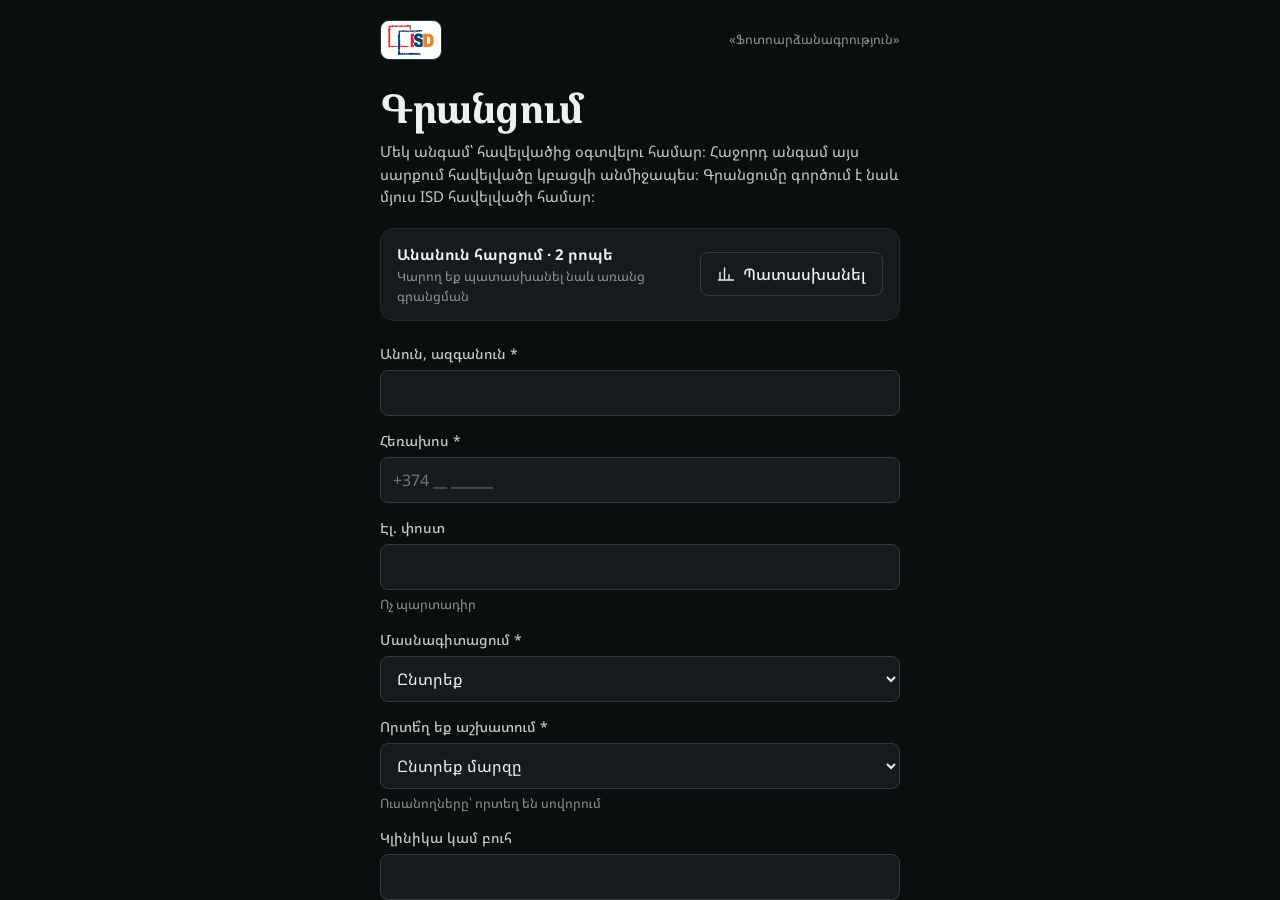
<file: photo/index.html>
<!DOCTYPE html>
<html lang="hy">
<head>
<meta charset="utf-8">
<meta name="viewport" content="width=device-width,initial-scale=1,viewport-fit=cover">
<title>Ֆոտոարձանագրություն · ISD</title>
<meta name="theme-color" content="#0b0e0f">
<meta name="apple-mobile-web-app-capable" content="yes">
<meta name="apple-mobile-web-app-status-bar-style" content="black-translucent">
<meta name="apple-mobile-web-app-title" content="ISD Ֆոտո">
<link rel="manifest" href="manifest.webmanifest">
<link rel="icon" href="../assets/icons/photo-192.png">
<link rel="apple-touch-icon" href="../assets/icons/photo-180.png">
<link rel="preload" href="../assets/fonts/nsa-hy-400.woff2" as="font" type="font/woff2" crossorigin>
<link rel="stylesheet" href="../assets/css/base.css">
<style>
/* Photo app: the contrastor — black field, photos are the light. */
.hero{display:grid;grid-template-columns:minmax(0,1.1fr) minmax(0,1fr);gap:24px;align-items:center;margin:8px 0 26px}
.hero p{color:var(--ink-2);margin-top:10px;max-width:46ch}
.hero .cta{margin-top:18px}
.demo{display:grid;grid-template-columns:repeat(3,minmax(0,1fr));gap:6px;padding:12px;background:var(--card);border:1px solid var(--line);border-radius:16px}
.demo div{aspect-ratio:3/2;border-radius:6px;background:var(--field);display:grid;place-items:center;color:var(--ink-3)}
.demo div:nth-child(-n+3){aspect-ratio:4/5}
.demo div svg{width:58%;height:auto}
.demo .on{color:var(--accent)}
@media(max-width:700px){.hero{grid-template-columns:1fr}.demo{order:-1}}
.list{display:grid;grid-template-columns:repeat(auto-fill,minmax(260px,1fr));gap:14px}
.ser{background:var(--card);border:1px solid var(--line);border-radius:14px;overflow:hidden;text-align:left;padding:0;display:flex;flex-direction:column}
.ser .pv{aspect-ratio:16/10;background:#0b0e0f;display:block;width:100%;object-fit:contain}
.ser .meta{padding:12px 14px 14px;display:flex;flex-direction:column;gap:4px}
.ser .meta b{font-size:17px}
.progress{height:4px;border-radius:4px;background:var(--line);overflow:hidden}
.progress i{display:block;height:100%;background:var(--accent)}
.sec-h{display:flex;align-items:baseline;justify-content:space-between;gap:12px;margin:26px 0 12px}

.ed-head{display:flex;flex-wrap:wrap;align-items:center;gap:10px;margin-bottom:14px}
.ed-head .t{flex:1;min-width:200px}
.ed-head .t b{font:700 24px/1.1 var(--serif)}
.tools{display:flex;gap:8px;flex-wrap:wrap;margin:0 0 16px}
.ser.flash{animation:flash 2.4s ease}
@keyframes flash{0%,60%{box-shadow:0 0 0 2px var(--accent)}100%{box-shadow:0 0 0 0 transparent}}

/* album entry on home */
.albbar{display:flex;align-items:center;gap:14px;padding:14px 16px;margin:4px 0 18px;border-radius:16px;background:linear-gradient(120deg,#2a1210,#151a1c 70%);border:1px solid #3a1a15;text-decoration:none;color:inherit}
.albbar .xi{flex:none;width:46px;height:46px;border-radius:12px;display:grid;place-items:center;background:var(--accent);color:#140806}
.albbar .xi svg{width:24px;height:24px}
.albbar .xt{flex:1;display:flex;flex-direction:column;gap:3px}
.albbar .xt b{font:700 19px/1.15 var(--serif)}
.albbar .xt span{font-size:14px;color:var(--ink-3);line-height:1.35}
.albbar .go{color:var(--accent)} .albbar .go svg{width:22px;height:22px}
/* album */
.acats{display:flex;gap:8px;overflow-x:auto;padding:2px 0 12px;margin:0 0 4px;scrollbar-width:none}
.acats::-webkit-scrollbar{display:none}
.acats button{flex:none;border:1px solid var(--line-2);background:var(--card);color:var(--ink);border-radius:999px;padding:9px 14px;font:500 14px var(--font);white-space:nowrap;cursor:pointer}
.acats button i{font-style:normal;color:var(--ink-3);margin-left:4px}
.acats button[aria-selected="true"]{background:var(--accent);border-color:var(--accent);color:#140806}
.acats button[aria-selected="true"] i{color:#140806;opacity:.7}
.switch.faces{margin:4px 0 12px}
.albgrid{display:grid;grid-template-columns:repeat(auto-fill,minmax(280px,1fr));gap:14px;margin-top:6px}
.alb{position:relative;display:flex;flex-direction:column;text-align:left;padding:0;border-radius:16px;overflow:hidden;background:var(--card);border:1px solid var(--line);color:inherit;cursor:pointer}
.alb .cov{position:relative;aspect-ratio:3/2;background:#151a1c}
.alb .cov canvas{width:100%;height:100%;display:block}
.alb .ba{position:absolute;left:10px;top:10px;font-size:12px;font-weight:500;background:rgba(11,14,15,.72);color:#eef1ef;padding:4px 8px;border-radius:999px}
.alb .meta{padding:12px 14px 14px;display:flex;flex-direction:column;gap:4px}
.alb .cat,.viewer .cat{font-size:12px;font-weight:700;letter-spacing:.04em;color:var(--accent)}
.alb .meta b{font:700 17px/1.2 var(--serif)}
.alb .play{position:absolute;right:12px;top:calc(66.6% - 64px);width:44px;height:44px;border-radius:50%;background:var(--accent);color:#140806;display:grid;place-items:center;box-shadow:0 6px 18px rgba(0,0,0,.4)}
.alb .play svg{width:18px;height:18px;fill:currentColor}
/* viewer */
.viewer{position:fixed;inset:0;z-index:70;background:#0b0e0f;color:#eef1ef;display:grid;grid-template-rows:auto 1fr auto;animation:fade .18s ease}
.vtop{display:flex;align-items:center;gap:10px;padding:calc(10px + var(--safe-t)) 14px 8px}
.vtop .vt{flex:1;min-width:0;display:flex;flex-direction:column;gap:2px}
.vtop .vt b{font:700 17px/1.2 var(--serif);white-space:nowrap;overflow:hidden;text-overflow:ellipsis}
.vtop .vc{font-size:13px;color:#a9b4b1;font-variant-numeric:tabular-nums}
.vtop .iconbtn{color:#eef1ef}
.vstage{position:relative;min-height:0;display:flex;flex-direction:column;justify-content:center;padding:8px 14px;touch-action:pan-y;user-select:none;-webkit-user-select:none}
.vone{flex:1;min-height:0;display:flex;align-items:center;justify-content:center}
.vone img,.vcmp img{max-width:100%;max-height:100%;object-fit:contain;border-radius:10px;display:block}
.vcmp{flex:1;min-height:0;display:grid;grid-template-columns:1fr 1fr;gap:10px;align-items:center}
@media(orientation:portrait){.vcmp{grid-template-columns:1fr;grid-template-rows:1fr 1fr}}
.vcmp figure{margin:0;min-height:0;height:100%;display:flex;flex-direction:column;align-items:center;justify-content:center;gap:6px}
.vcmp figure img{min-height:0;flex:1 1 auto}
.vcmp figcaption{font-size:13px;color:#a9b4b1}.vcmp figcaption b{color:#eef1ef}
.vcap{padding:10px 2px 0;display:flex;flex-direction:column;gap:2px;text-align:center}
.vcap b{font-size:15px}.vcap span{font-size:13px;color:#a9b4b1}
.vtitle{max-width:760px;margin:0 auto;padding:0 10px}
.vtitle h2{font:700 clamp(30px,6vw,56px)/1.08 var(--serif);margin:10px 0 12px}
.vtitle p{color:#c9d0cd;font-size:17px;margin:0 0 14px}
.vtitle ul{list-style:none;padding:0;margin:14px 0;display:grid;gap:8px}
.vtitle li{display:flex;gap:10px;align-items:baseline;font-size:16px}.vtitle li span{color:#a9b4b1}
.vtitle .by{margin-top:22px;color:#eef1ef;font-weight:500}
.vtitle .hintv{margin-top:26px;font-size:13px;color:#6b7478}
.vload{margin:auto;width:34px;height:34px;border-radius:50%;border:3px solid #2a3235;border-top-color:var(--accent);animation:spin .8s linear infinite}
@keyframes spin{to{transform:rotate(360deg)}}
.vnav{position:fixed;top:50%;transform:translateY(-50%);width:48px;height:48px;border-radius:50%;border:0;background:rgba(21,26,28,.75);color:#eef1ef;display:grid;place-items:center;z-index:2;cursor:pointer}
.vnav svg{width:22px;height:22px}.vnav.prev{left:10px}.vnav.nextb{right:10px}.vnav:disabled{opacity:0;pointer-events:none}
@media(pointer:coarse){.vnav{width:40px;height:40px;background:rgba(21,26,28,.55)}}
.vdots{display:flex;justify-content:center;gap:6px;flex-wrap:wrap;padding:10px 16px calc(14px + var(--safe-b))}
.vdots i{width:7px;height:7px;border-radius:50%;background:#2f383b;cursor:pointer}.vdots i.on{background:var(--accent);width:18px;border-radius:4px}
.savebar{position:sticky;bottom:calc(14px + var(--safe-b));z-index:10;display:flex;justify-content:center;margin-top:22px;pointer-events:none}
.savebar .btn{pointer-events:auto;min-width:min(360px,100%);min-height:54px;font-size:17px;justify-content:center;box-shadow:0 10px 30px -10px rgba(0,0,0,.55)}
.slots{display:grid;grid-template-columns:repeat(auto-fill,minmax(160px,1fr));gap:10px}
@media(max-width:420px){.slots{grid-template-columns:repeat(2,minmax(0,1fr))}}
.slot{position:relative;background:var(--card);border:1px solid var(--line);border-radius:12px;padding:0;overflow:hidden;text-align:left;display:flex;flex-direction:column}
.slot .ph{position:relative;aspect-ratio:3/2;background:var(--field);display:grid;place-items:center;color:var(--ink-3)}
.slot .ph svg{width:52%;height:auto}
.slot .ph canvas{position:absolute;inset:0;width:100%;height:100%}
.slot .n{position:absolute;top:6px;left:8px;font-size:12px;font-weight:700;color:var(--ink-3)}
.slot.filled .n{color:#fff;text-shadow:0 1px 3px rgba(0,0,0,.6)}
.slot .cap{padding:8px 10px 10px;font-size:13px;line-height:1.3}
.slot .cap small{display:block;color:var(--ink-3);font-size:12px;margin-top:2px}
.slot.next{border-color:var(--accent);box-shadow:0 0 0 1px var(--accent) inset}
.slot.picked{outline:3px solid var(--accent);outline-offset:-3px}
.slot .ok{position:absolute;top:6px;right:6px;width:22px;height:22px;border-radius:50%;background:var(--accent);color:var(--accent-ink);display:grid;place-items:center}
.slot .ok svg{width:14px;height:14px}
.swapbar{position:sticky;top:64px;z-index:15;display:flex;align-items:center;gap:10px;background:var(--accent);color:var(--accent-ink);padding:10px 14px;border-radius:12px;margin-bottom:12px;font-weight:700}
.swapbar .grow{flex:1}
.tray{display:flex;gap:8px;overflow-x:auto;padding-bottom:6px;scroll-snap-type:x mandatory}
.tray button{flex:none;width:112px;aspect-ratio:3/2;border-radius:8px;border:1px solid var(--line);padding:0;overflow:hidden;background:var(--field);scroll-snap-align:start}
.tray canvas{width:100%;height:100%;display:block}
.big{width:100%;aspect-ratio:3/2;background:#000;border-radius:12px;display:block}
.acts{display:grid;grid-template-columns:repeat(4,minmax(0,1fr));gap:8px;margin:12px 0}
.acts .btn{flex-direction:column;gap:4px;min-height:64px;font-size:13px;padding:6px}
.collage-img{width:100%;height:auto;border-radius:10px;display:block;background:#000}
.proto{display:grid;gap:10px;margin-bottom:16px}
.proto label{display:flex;gap:12px;align-items:flex-start;border:1px solid var(--line-2);border-radius:12px;padding:12px 14px;cursor:pointer;background:var(--card)}
.proto label:has(input:checked){border-color:var(--accent);box-shadow:0 0 0 1px var(--accent) inset}
.proto input{margin-top:4px;accent-color:var(--accent);width:18px;height:18px}
.switch{display:flex;gap:12px;align-items:flex-start;font-size:14px;margin:4px 0 16px}
.switch input{width:22px;height:22px;accent-color:var(--accent);flex:none;margin-top:1px}
</style>
</head>
<body class="dark">
<header class="top">
  <a class="brand" href="./" id="home-link"><span id="mark"></span><span><b>Ֆոտոարձանագրություն</b><small>ISD Dental School</small></span></a>
  <span class="grow"></span>
  <a class="btn small ghost" href="../portfolio/" title="Պորտֆոլիո հավելված">Պորտֆոլիո</a>
</header>
<main id="app"><p class="muted">Բեռնվում է…</p></main>
<input type="file" id="pick-many" accept="image/*" multiple hidden>
<input type="file" id="pick-one" accept="image/*" hidden>
<input type="file" id="shoot" accept="image/*" capture="environment" hidden>
<script src="../assets/js/config.js"></script>
<script src="../assets/vendor/exifr.lite.umd.js"></script>
<script src="../assets/vendor/jspdf.umd.min.js"></script>
<script src="../assets/js/core.js"></script>
<script src="../assets/js/protocols.js"></script>
<script src="../assets/js/survey.js"></script>
<script src="../assets/js/register.js"></script>
<script src="app.js"></script>
</body>
</html>
</file>
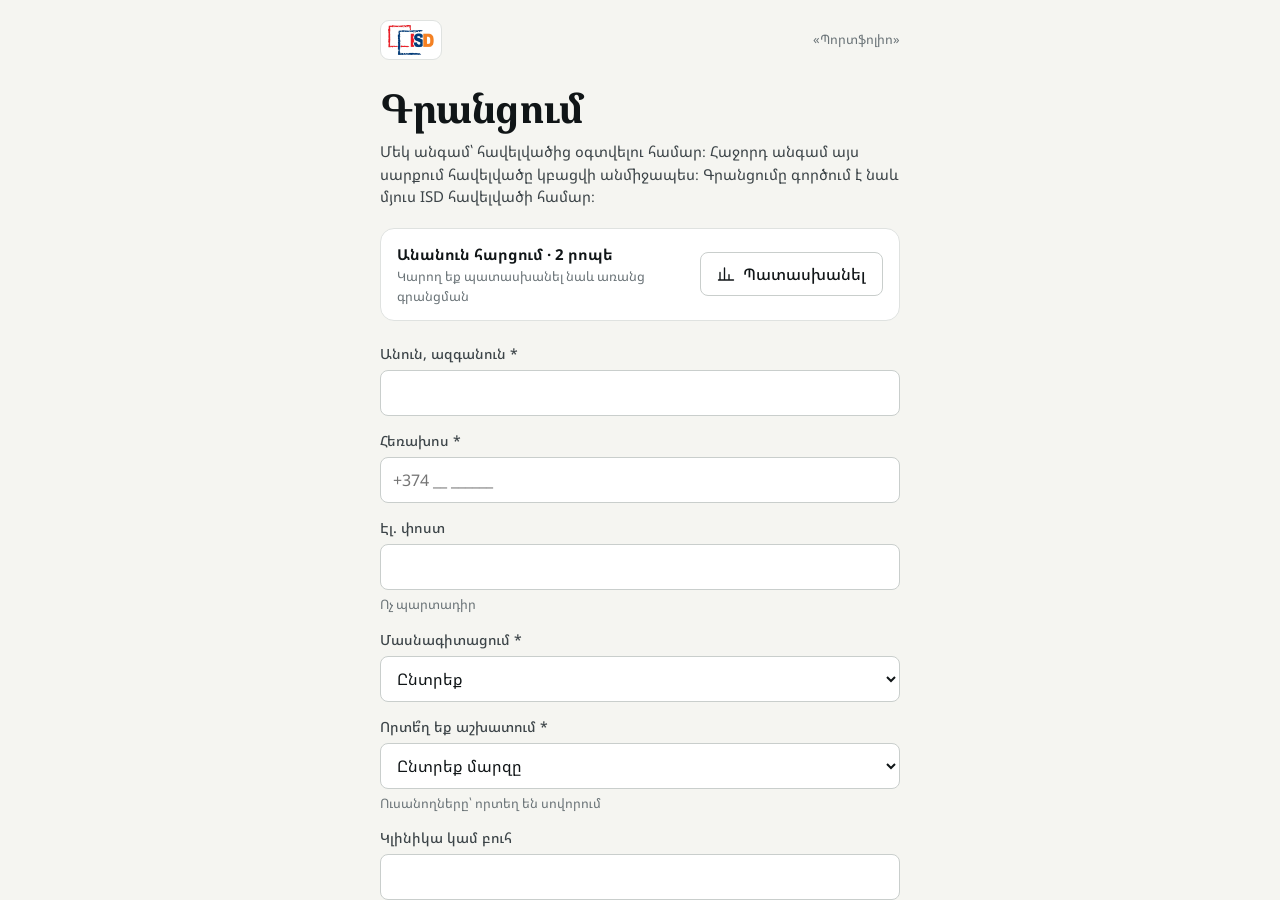
<file: portfolio/index.html>
<!DOCTYPE html>
<html lang="hy">
<head>
<meta charset="utf-8">
<meta name="viewport" content="width=device-width,initial-scale=1,viewport-fit=cover">
<title>Պորտֆոլիո · ISD</title>
<meta name="theme-color" content="#f5f5f1">
<meta name="apple-mobile-web-app-capable" content="yes">
<meta name="apple-mobile-web-app-status-bar-style" content="default">
<meta name="apple-mobile-web-app-title" content="ISD Պորտֆոլիո">
<link rel="manifest" href="manifest.webmanifest">
<link rel="icon" href="../assets/icons/portfolio-192.png">
<link rel="apple-touch-icon" href="../assets/icons/portfolio-180.png">
<link rel="preload" href="../assets/fonts/nsa-hy-400.woff2" as="font" type="font/woff2" crossorigin>
<link rel="stylesheet" href="../assets/css/base.css">
<style>
/* Portfolio: a clinical record book — porcelain paper, ink, one coral mark for what is missing. */
.lead{display:grid;grid-template-columns:minmax(0,1.3fr) minmax(0,1fr);gap:20px;align-items:end;margin:6px 0 22px}
.lead p{color:var(--ink-2);margin-top:10px;max-width:52ch}
.kpis{display:grid;grid-template-columns:repeat(3,minmax(0,1fr));gap:10px}
.kpi{background:var(--card);border:1px solid var(--line);border-radius:12px;padding:12px 14px}
.kpi b{display:block;font:700 clamp(26px,5vw,34px)/1 var(--serif)}
.kpi span{font-size:13px;color:var(--ink-3)}
@media(max-width:720px){.lead{grid-template-columns:1fr}}
.toolbar{display:flex;gap:10px;flex-wrap:wrap;align-items:center;margin-bottom:14px}
.toolbar input{flex:1;min-width:180px}
.tools{display:grid;grid-template-columns:repeat(auto-fit,minmax(min(100%,300px),1fr));gap:12px}
.tools .card{display:flex;flex-direction:column;min-width:0}
.tools .card>.btn,.tools .card>.row{margin-top:auto;align-self:flex-start}
.cases{display:grid;grid-template-columns:repeat(auto-fill,minmax(280px,1fr));gap:12px}
.case{display:grid;grid-template-columns:56px minmax(0,1fr);gap:14px;align-items:center;background:var(--card);border:1px solid var(--line);border-radius:14px;padding:14px;text-align:left;width:100%}
.case b{display:block;font-size:16px;line-height:1.3}
.case .muted{font-size:13px}
.ring{width:56px;height:56px}
.ring text{font:700 15px var(--font);fill:var(--ink)}
.filters{display:flex;gap:8px;overflow-x:auto;padding-bottom:4px;margin-bottom:14px}
.filters .chip{flex:none}
.filters .chip[aria-pressed=true]{background:var(--ink);color:var(--paper);border-color:var(--ink)}

/* case editor */
.ce-head{display:flex;align-items:center;gap:10px;flex-wrap:wrap;margin-bottom:16px}
.ce-head .t{flex:1;min-width:200px}
.ce-head .t b{font:700 24px/1.15 var(--serif);display:block}
.care{display:flex;gap:4px;margin:8px 0 0}
.care i{flex:1;height:5px;border-radius:4px;background:var(--line)}
.care i.on{background:var(--ink)}
details.sec{background:var(--card);border:1px solid var(--line);border-radius:14px;margin-bottom:10px;overflow:hidden}
details.sec>summary{list-style:none;display:flex;align-items:center;gap:12px;padding:14px 16px;cursor:pointer;min-height:56px}
details.sec>summary::-webkit-details-marker{display:none}
details.sec>summary h3{flex:1}
details.sec>summary .dot{width:10px;height:10px;border-radius:50%;background:var(--line-2);flex:none}
details.sec>summary .dot.on{background:var(--ok)}
details.sec>summary .chev{transition:transform .15s;color:var(--ink-3)}
details.sec[open]>summary .chev{transform:rotate(90deg)}
details.sec .body{padding:0 16px 16px}
.item{border:1px solid var(--line);border-radius:12px;padding:12px;margin-bottom:10px;background:var(--paper)}
.item .row.top{justify-content:space-between;margin-bottom:8px}
.thumbs{display:flex;gap:8px;flex-wrap:wrap;margin-top:8px}
.thumbs .th{position:relative;width:108px}
.thumbs canvas{width:108px;height:72px;border-radius:8px;display:block;background:var(--field)}
.thumbs input{min-height:34px;padding:4px 8px;font-size:13px;margin-top:4px}
.thumbs .rm{position:absolute;top:4px;right:4px;width:26px;height:26px;border-radius:50%;border:0;background:rgba(16,21,23,.7);color:#fff;display:grid;place-items:center;padding:0}
.thumbs .rm svg{width:14px;height:14px}
.series{display:grid;grid-template-columns:repeat(auto-fill,minmax(220px,1fr));gap:10px;margin-bottom:12px}
.series .s{background:#0b0e0f;border-radius:12px;overflow:hidden;color:#eef1ef}
.series img{width:100%;aspect-ratio:16/10;object-fit:contain;display:block;background:#0b0e0f}
.series .s div{padding:8px 10px;font-size:13px;display:flex;gap:8px;align-items:center;justify-content:space-between}
.series .s a{color:#ff5c47}
.sticky-act{position:sticky;bottom:calc(84px + var(--safe-b));z-index:10;display:flex;justify-content:flex-end;pointer-events:none;margin-top:16px}
.sticky-act{gap:8px}
.sticky-act .btn{pointer-events:auto;box-shadow:var(--shadow)}
.expopts{display:grid;gap:10px}
.expopt{display:flex;align-items:center;gap:14px;text-align:left;width:100%;padding:16px;border:1px solid var(--line);border-radius:14px;background:var(--card);color:inherit;font:inherit;cursor:pointer}
.expopt:hover,.expopt:focus-visible{border-color:var(--accent)}
.expopt .xi{flex:none;width:46px;height:46px;border-radius:12px;display:grid;place-items:center;background:var(--accent-soft);color:var(--accent)}
.expopt .xi svg{width:24px;height:24px}
.expopt .xt{flex:1;display:flex;flex-direction:column;gap:3px}
.expopt .xt b{font-size:17px}
.expopt .xt span{font-size:14px;color:var(--ink-3);line-height:1.35}
.expopt .xe{flex:none;font-size:13px;color:var(--ink-3);font-variant-numeric:tabular-nums}
@media(min-width:900px){.sticky-act{bottom:96px}}

/* logbook */
.bars{display:grid;gap:8px}
.bar{display:grid;grid-template-columns:minmax(0,190px) minmax(0,1fr) 36px;gap:10px;align-items:center;font-size:14px}
.bar .tr{height:12px;border-radius:6px;background:var(--field);overflow:hidden}
.bar .tr i{display:block;height:100%;background:var(--ink);border-radius:6px}
.bar b{text-align:right}
table.log{width:100%;border-collapse:collapse;font-size:14px}
table.log th{text-align:left;font-size:12px;color:var(--ink-3);font-weight:500;padding:8px 6px;border-bottom:1px solid var(--line)}
table.log td{padding:10px 6px;border-bottom:1px solid var(--line);vertical-align:top}
table.log td.num{text-align:right;white-space:nowrap}
.scroll{overflow-x:auto}

/* CV */
.cvsec{margin-bottom:12px}
.cvitem{display:grid;grid-template-columns:minmax(0,1.4fr) minmax(0,1fr) minmax(0,.8fr) 44px;gap:8px;margin-bottom:8px;align-items:start}
@media(max-width:640px){.cvitem{grid-template-columns:minmax(0,1fr) minmax(0,1fr) 44px}.cvitem .wide{grid-column:1/-1}}
.cvitem input{min-height:42px}

/* print: CV and logbook */
#print{font-family:var(--font);color:#111}
#print h1{font:700 26pt/1.1 var(--serif);margin:0}
#print .cvph{float:right;width:32mm;height:40mm;object-fit:cover;border-radius:3mm;margin:0 0 4mm 8mm}
.cvphoto{display:flex;gap:16px;align-items:center;margin-bottom:16px}
.cvphoto .ava{width:84px;height:105px;border-radius:12px;background:#eceeea;display:grid;place-items:center;overflow:hidden;flex:none;color:#9aa19e}
.cvphoto .ava img{width:100%;height:100%;object-fit:cover}
.cvphoto .ava svg{width:36px;height:36px}
label.btn{cursor:pointer}
#print .sub{font-size:12pt;color:#444;margin:6px 0 14px}
#print h2{font:700 13pt var(--font);color:#b8321f;margin:16px 0 6px;border-bottom:1px solid #ddd;padding-bottom:3px}
#print .it{display:grid;grid-template-columns:28mm 1fr;gap:4mm;font-size:10.5pt;margin-bottom:5px;break-inside:avoid}
#print .it .w{color:#555}
#print table{width:100%;border-collapse:collapse;font-size:9.5pt}
#print th,#print td{border-bottom:1px solid #ddd;padding:4px;text-align:left}
@page{size:A4;margin:16mm}
</style>
</head>
<body>
<header class="top">
  <a class="brand" href="#cases"><span id="mark"></span><span><b>Պորտֆոլիո</b><small>ISD Dental School</small></span></a>
  <span class="grow"></span>
  <a class="btn small ghost" href="../photo/">Ֆոտո</a>
</header>
<main id="app"><p class="muted">Բեռնվում է…</p></main>
<div id="print" class="print-only"></div>
<nav class="nav" style="--n:4" aria-label="Բաժիններ">
  <button data-tab="cases"><span class="ic" data-i="cases"></span>Դեպքեր</button>
  <button data-tab="log"><span class="ic" data-i="log"></span>Գրանցամատյան</button>
  <button data-tab="cv"><span class="ic" data-i="cv"></span>CV</button>
  <button data-tab="more"><span class="ic" data-i="more"></span>Ավելին</button>
</nav>
<input type="file" id="pick" accept="image/*" multiple hidden>
<input type="file" id="restore" accept="application/json,.json" hidden>
<script src="../assets/js/config.js"></script>
<script src="../assets/vendor/exifr.lite.umd.js"></script>
<script src="../assets/js/core.js"></script>
<script src="../assets/js/protocols.js"></script>
<script src="../assets/js/survey.js"></script>
<script src="../assets/js/register.js"></script>
<script src="../assets/js/casedeck.js"></script>
<script src="app.js"></script>
</body>
</html>
</file>
<file: assets/css/base.css>
/*
  ISD Dental School — shared tokens for «Պորտֆոլիո» and «Ֆոտոարձանագրություն»
  VOICE: clinical, calm, precise. IDEA: the contrastor and the viewfinder — black field,
  porcelain light, one coral "flash" accent; photo frames carry focus-bracket corners.
*/
@font-face{font-family:"NSA";src:url(../fonts/nsa-hy-400.woff2) format("woff2");font-weight:400;unicode-range:U+0530-058F,U+FB13-FB17}
@font-face{font-family:"NSA";src:url(../fonts/nsa-hy-500.woff2) format("woff2");font-weight:500;unicode-range:U+0530-058F,U+FB13-FB17}
@font-face{font-family:"NSA";src:url(../fonts/nsa-hy-700.woff2) format("woff2");font-weight:700;unicode-range:U+0530-058F,U+FB13-FB17}
@font-face{font-family:"NSA";src:url(../fonts/nsa-lat-400.woff2) format("woff2");font-weight:400;unicode-range:U+0000-024F,U+2000-206F,U+20AC,U+2122,U+2190-21FF}
@font-face{font-family:"NSA";src:url(../fonts/nsa-lat-500.woff2) format("woff2");font-weight:500;unicode-range:U+0000-024F,U+2000-206F,U+20AC,U+2122,U+2190-21FF}
@font-face{font-family:"NSA";src:url(../fonts/nsa-lat-700.woff2) format("woff2");font-weight:700;unicode-range:U+0000-024F,U+2000-206F,U+20AC,U+2122,U+2190-21FF}
@font-face{font-family:"NSerif";src:url(../fonts/nserif-hy-600.woff2) format("woff2");font-weight:600;unicode-range:U+0530-058F,U+FB13-FB17}
@font-face{font-family:"NSerif";src:url(../fonts/nserif-hy-700.woff2) format("woff2");font-weight:700;unicode-range:U+0530-058F,U+FB13-FB17}
@font-face{font-family:"NSerif";src:url(../fonts/nserif-lat-600.woff2) format("woff2");font-weight:600;unicode-range:U+0000-024F,U+2000-206F}
@font-face{font-family:"NSerif";src:url(../fonts/nserif-lat-700.woff2) format("woff2");font-weight:700;unicode-range:U+0000-024F,U+2000-206F}

:root{
  --ink:#101517; --ink-2:#3c4448; --ink-3:#6b7478;
  --paper:#f5f5f1; --card:#ffffff; --line:#dfe2e0; --line-2:#c9cecc;
  --field:#eceeeb; --accent:#d63d29; --accent-ink:#fff; --accent-soft:#fbe4df;
  --ok:#2f7d5b; --warn:#b26a00;
  --r:12px; --r-s:8px; --shadow:0 1px 0 rgba(16,21,23,.04),0 6px 24px -12px rgba(16,21,23,.18);
  --font:"NSA","Noto Sans Armenian","Segoe UI",system-ui,sans-serif;
  --serif:"NSerif","Noto Serif Armenian",Georgia,serif;
  --safe-b:env(safe-area-inset-bottom,0px); --safe-t:env(safe-area-inset-top,0px);
  color-scheme:light;
}
.dark{
  --ink:#eef1ef; --ink-2:#c3cac7; --ink-3:#8b9591;
  --paper:#0b0e0f; --card:#151a1c; --line:#252c2f; --line-2:#323b3f;
  --field:#1c2225; --accent:#ff5c47; --accent-ink:#140806; --accent-soft:#3a1712;
  --shadow:0 10px 30px -14px rgba(0,0,0,.8);
  color-scheme:dark;
}
*{box-sizing:border-box;min-width:0}
html{-webkit-text-size-adjust:100%}
body{margin:0;background:var(--paper);color:var(--ink);font:16px/1.5 var(--font);overflow-x:clip;-webkit-tap-highlight-color:transparent}
h1,h2,h3{line-height:1.12;margin:0;text-wrap:balance}
h1{font:700 clamp(28px,6vw,40px)/1.06 var(--serif);letter-spacing:-.01em}
h2{font:700 22px/1.15 var(--serif)}
h3{font-weight:700;font-size:17px}
p{margin:0}
a{color:inherit}
button,input,select,textarea{font:inherit;color:inherit}
button{cursor:pointer}
:focus-visible{outline:2px solid var(--accent);outline-offset:2px}

/* app frame */
.top{position:sticky;top:0;z-index:20;background:color-mix(in srgb,var(--paper) 88%,transparent);backdrop-filter:blur(10px);-webkit-backdrop-filter:blur(10px);border-bottom:1px solid var(--line);padding:calc(10px + var(--safe-t)) max(16px,4vw) 10px;display:flex;align-items:center;gap:12px}
.top .grow{flex:1}
.brand{display:flex;align-items:center;gap:10px;text-decoration:none}
.brand b{font:700 15px/1 var(--font);letter-spacing:.02em}
.brand small{display:block;font-size:12px;color:var(--ink-3);margin-top:3px}
.mark{width:34px;height:34px;flex:none}
.mark.logo{width:auto;height:40px;padding:4px 7px;box-sizing:border-box;background:#fff;border-radius:9px;border:1px solid var(--line);display:inline-flex;align-items:center}
.mark.logo img{height:100%;width:auto;display:block}
main{max-width:1080px;margin:0 auto;padding:18px max(16px,4vw) calc(110px + var(--safe-b))}
.nav{position:fixed;inset:auto 0 0 0;z-index:30;display:grid;grid-template-columns:repeat(var(--n,4),minmax(0,1fr));background:var(--card);border-top:1px solid var(--line);padding:6px 6px calc(6px + var(--safe-b))}
.nav button{background:none;border:0;min-height:52px;border-radius:10px;display:flex;flex-direction:column;align-items:center;justify-content:center;gap:2px;font-size:12px;color:var(--ink-3)}
.nav button svg{width:22px;height:22px}
.nav button[aria-current=true]{color:var(--accent);font-weight:700}
@media(min-width:900px){
  .nav{inset:auto auto 24px 50%;transform:translateX(-50%);width:auto;border:1px solid var(--line);border-radius:16px;box-shadow:var(--shadow);grid-auto-flow:column;grid-template-columns:none;gap:4px;padding:6px}
  .nav button{flex-direction:row;gap:8px;padding:0 18px;font-size:14px}
}

/* controls */
.btn{display:inline-flex;align-items:center;justify-content:center;gap:8px;min-height:44px;padding:0 16px;border-radius:var(--r-s);border:1px solid var(--line-2);background:var(--card);font-weight:500;text-decoration:none;white-space:nowrap}
.btn svg{width:18px;height:18px;flex:none}
.btn.primary{background:var(--accent);border-color:var(--accent);color:var(--accent-ink);font-weight:700}
.btn.ghost{background:transparent;border-color:transparent}
.btn.small{min-height:36px;padding:0 12px;font-size:14px}
.btn.block{width:100%}
.btn:disabled{opacity:.45;cursor:default}
.iconbtn{width:44px;height:44px;display:inline-grid;place-items:center;border-radius:10px;border:1px solid var(--line);background:var(--card)}
.iconbtn svg{width:20px;height:20px}
label.f{display:block;margin:0 0 14px}
label.f>span{display:block;font-size:14px;font-weight:500;margin-bottom:6px;color:var(--ink-2)}
label.f>small{display:block;font-size:13px;color:var(--ink-3);margin-top:5px}
input[type=text],input[type=number],input[type=date],input[type=email],input[type=tel],select,textarea{width:100%;min-height:44px;padding:10px 12px;border-radius:var(--r-s);border:1px solid var(--line-2);background:var(--card);font-size:16px}
textarea{min-height:96px;resize:vertical;line-height:1.45}
.row{display:flex;gap:10px;flex-wrap:wrap;align-items:center}
.grid2{display:grid;grid-template-columns:repeat(2,minmax(0,1fr));gap:0 12px}
.grid3{display:grid;grid-template-columns:repeat(3,minmax(0,1fr));gap:0 12px}
@media(max-width:560px){.grid3{grid-template-columns:repeat(2,minmax(0,1fr))}}
.chips{display:flex;flex-wrap:wrap;gap:8px}
.chip{position:relative;display:inline-flex;align-items:center;min-height:40px;padding:0 14px;border-radius:999px;border:1px solid var(--line-2);background:var(--card);font-size:14px;cursor:pointer;user-select:none}
.chip input{position:absolute;inset:0;opacity:0;pointer-events:none;margin:0}
.chip:has(input:checked){background:var(--ink);color:var(--paper);border-color:var(--ink)}
.chip:has(input:focus-visible){outline:2px solid var(--accent);outline-offset:2px}

.card{background:var(--card);border:1px solid var(--line);border-radius:var(--r);padding:16px;box-shadow:var(--shadow)}
.muted{color:var(--ink-3)}
.small{font-size:14px}
.tiny{font-size:13px}
.hint{font-size:14px;color:var(--ink-2);background:var(--field);border-radius:var(--r-s);padding:10px 12px;margin:0 0 14px}
.hint b{color:var(--ink)}
.empty{text-align:center;padding:40px 16px;color:var(--ink-3)}
.badge{display:inline-flex;align-items:center;gap:6px;font-size:12px;font-weight:700;padding:3px 9px;border-radius:999px;background:var(--field);color:var(--ink-2);white-space:nowrap}
.badge.accent{background:var(--accent-soft);color:var(--accent)}
.badge.ok{background:color-mix(in srgb,var(--ok) 16%,transparent);color:var(--ok)}
hr.s{border:0;border-top:1px solid var(--line);margin:18px 0}

/* sheet / modal */
.sheet-back{position:fixed;inset:0;z-index:50;background:rgba(5,8,9,.5);display:flex;align-items:flex-end;justify-content:center;animation:fade .18s ease}
.sheet{width:min(720px,100%);max-height:92vh;overflow:auto;background:var(--paper);border-radius:18px 18px 0 0;padding:18px max(18px,3vw) calc(22px + var(--safe-b));box-shadow:0 -10px 40px rgba(0,0,0,.25);animation:up .22s ease}
.sheet .grab{width:44px;height:5px;border-radius:9px;background:var(--line-2);margin:-6px auto 14px}
.sheet header{display:flex;align-items:flex-start;gap:12px;margin-bottom:14px}
.sheet header .grow{flex:1}
@media(min-width:760px){.sheet-back{align-items:center}.sheet{border-radius:18px}}
@keyframes up{from{transform:translateY(24px);opacity:.4}to{transform:none;opacity:1}}
@keyframes fade{from{opacity:0}to{opacity:1}}
@media(prefers-reduced-motion:reduce){*{animation:none!important;transition:none!important}}

.toast{position:fixed;left:50%;bottom:calc(92px + var(--safe-b));transform:translateX(-50%);z-index:80;background:var(--ink);color:var(--paper);padding:12px 18px;border-radius:12px;font-size:14px;max-width:calc(100% - 32px);box-shadow:var(--shadow)}

/* focus-bracket frame used on photo slots and placeholders */
.bracket{position:relative}
.bracket::before,.bracket::after{content:"";position:absolute;width:16px;height:16px;pointer-events:none;border-color:var(--accent);border-style:solid;opacity:.9}
.bracket::before{top:6px;left:6px;border-width:2px 0 0 2px}
.bracket::after{bottom:6px;right:6px;border-width:0 2px 2px 0}

.print-only{display:none}
@media print{
  .top,.nav,.no-print,.toast{display:none!important}
  .print-only{display:block}
  body{background:#fff;color:#111}
  main{padding:0;max-width:none}
}

/* partners: quiet, at the bottom */
.partners{margin:28px 0 8px;padding-top:14px;border-top:1px solid var(--line)}
.partners .plabel{font-size:11px;letter-spacing:.08em;text-transform:uppercase;color:var(--ink-3);margin:0 0 8px}
.partners .plist{display:flex;flex-wrap:wrap;gap:10px 22px}
.partners .pt{display:flex;align-items:center;gap:10px;text-decoration:none;color:var(--ink-2);opacity:.78;transition:opacity .2s}
.partners .pt:hover,.partners .pt:focus-visible{opacity:1}
.partners .pt img{width:34px;height:34px;object-fit:contain;border-radius:8px;background:#fff;padding:3px;box-sizing:border-box;border:1px solid var(--line)}
.partners .pt b{font-size:13px;font-weight:500;display:block;line-height:1.2}
.partners .pt small{display:block;font-size:12px;color:var(--ink-3);margin-top:2px;line-height:1.3}
.partners.full .plist{flex-direction:column;gap:12px}
.partners.full .pt{opacity:1}
.partners.full .pt img{width:44px;height:44px}

h1,h2,h3{overflow-wrap:break-word}
@media(max-width:360px){.nav button{font-size:10.5px;letter-spacing:-.01em}}
/* registration gate */
.reggate{position:fixed;inset:0;z-index:40;background:var(--paper);overflow-y:auto;-webkit-overflow-scrolling:touch;padding:calc(20px + var(--safe-t)) max(18px,4vw) calc(28px + var(--safe-b))}
.reginner{max-width:520px;margin:0 auto}
.reghead{display:flex;align-items:center;justify-content:space-between;gap:12px;margin-bottom:26px}
.regapp{font-size:13px;color:var(--ink-3);text-align:right}
.reggate h1{font-size:clamp(30px,8vw,40px);line-height:1.1;margin:0 0 10px;letter-spacing:-.01em}
.reggate .lead2{color:var(--ink-2);margin:0 0 20px;font-size:15px}
.regsurvey{display:flex;flex-wrap:wrap;align-items:center;gap:12px;padding:14px 16px;border:1px solid var(--line);border-radius:14px;background:var(--card);margin:0 0 22px}
.regsurvey b{display:block;font-size:15px}.regsurvey span{display:block;font-size:13px;color:var(--ink-3);margin-top:2px}
.regsurvey .grow{flex:1 1 220px;min-width:0}.regsurvey .btn{flex:none}
.regcheck{display:flex;align-items:flex-start;gap:12px;margin:4px 0 14px;font-size:14px;line-height:1.45;color:var(--ink-2)}
.regcheck input{width:22px;height:22px;margin:1px 0 0;flex:none;accent-color:var(--accent)}
.regsubmit{width:100%;justify-content:center;min-height:52px;font-size:17px;margin-top:8px}
.regfoot{font-size:12px;color:var(--ink-3);text-align:center;margin:22px 0 0;letter-spacing:.02em}
</file>
